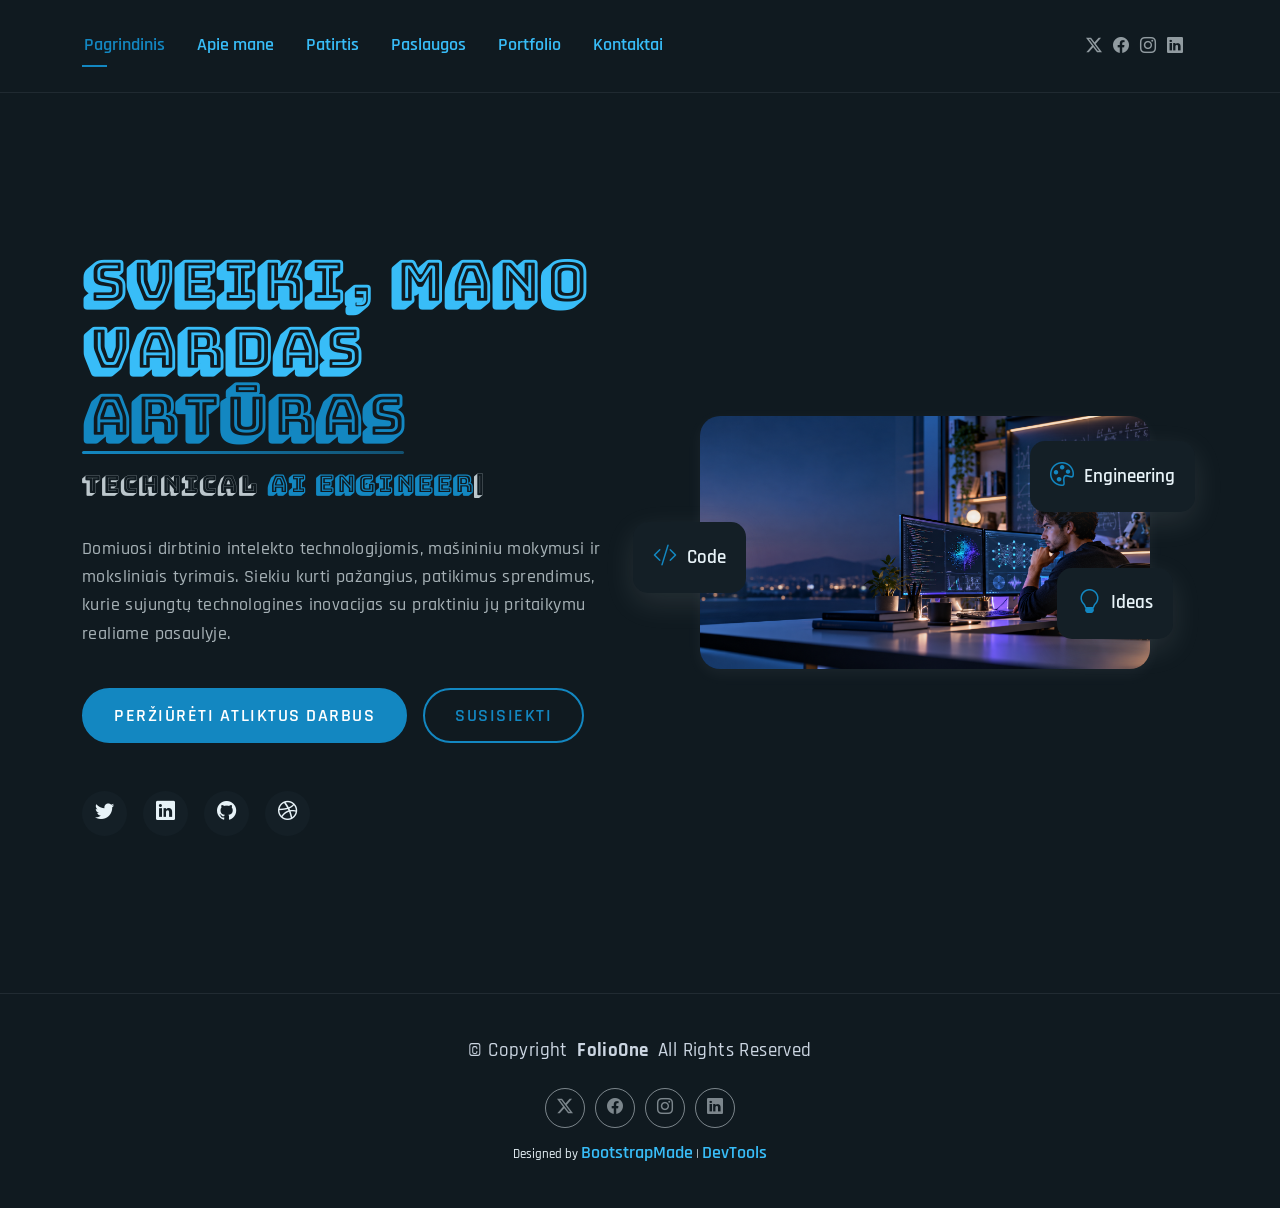
<file: index.html>
<!DOCTYPE html>
<html lang="lt">

<head>
  <meta charset="UTF-8">
  <meta content="width=device-width, initial-scale=1.0" name="viewport">
  <title>Mano CV</title>
  <meta name="keywords" content="">
  <meta name="author" content="Artūras">
  <meta name="description" content="Artūras CV puslapis">

  <!-- Favicons -->
  <link href="/assets/img/new_favicon.png" rel="icon">

  <!-- Fonts -->
  <link href="https://fonts.googleapis.com" rel="preconnect">
  <link href="https://fonts.gstatic.com" rel="preconnect" crossorigin>
  <link href="https://fonts.googleapis.com/css2?family=Roboto:ital,wght@0,100;0,300;0,400;0,500;0,700;0,900;1,100;1,300;1,400;1,500;1,700;1,900&family=Poppins:ital,wght@0,100;0,200;0,300;0,400;0,500;0,600;0,700;0,800;0,900;1,100;1,200;1,300;1,400;1,500;1,600;1,700;1,800;1,900&family=Raleway:ital,wght@0,100;0,200;0,300;0,400;0,500;0,600;0,700;0,800;0,900;1,100;1,200;1,300;1,400;1,500;1,600;1,700;1,800;1,900&display=swap" rel="stylesheet">

  <!-- Vendor CSS Files -->
  <link href="assets/vendor/bootstrap/css/bootstrap.min.css" rel="stylesheet">
  <link href="assets/vendor/bootstrap-icons/bootstrap-icons.css" rel="stylesheet">
  <link href="assets/vendor/aos/aos.css" rel="stylesheet">
  <link href="assets/vendor/swiper/swiper-bundle.min.css" rel="stylesheet">
  <link href="assets/vendor/glightbox/css/glightbox.min.css" rel="stylesheet">

  <!-- Main CSS File -->
  <link href="assets/css/main.css" rel="stylesheet">
  <link href="/assets/css/custom.css" rel="stylesheet">
  <!-- =======================================================
  * Template Name: FolioOne
  * Template URL: https://bootstrapmade.com/folioone-bootstrap-portfolio-website-template/
  * Updated: Aug 23 2025 with Bootstrap v5.3.7
  * Author: BootstrapMade.com
  * License: https://bootstrapmade.com/license/
  ======================================================== -->
</head>

<body class="index-page">

  <header id="header" class="header d-flex align-items-center light-background sticky-top">
    <div class="container position-relative d-flex align-items-center justify-content-between">

      <!-- <a href="index.html" class="logo d-flex align-items-center me-auto me-xl-0">
      <img src="assets/img/logo.webp" alt="">
      <h1 class="sitename">FolioOne</h1> 
    </a> -->

      <nav id="navmenu" class="navmenu">
        <ul>
          <li><a href="index.html" class="active">Pagrindinis</a></li>
          <li><a href="about.html">Apie mane</a></li>
          <li><a href="resume.html">Patirtis</a></li>
          <li><a href="services.html">Paslaugos</a></li>
          <li><a href="portfolio.html">Portfolio</a></li>
          <li><a href="contact.html">Kontaktai</a></li>
        </ul>
        <i class="mobile-nav-toggle d-xl-none bi bi-list"></i>
      </nav>

      <div class="header-social-links">
        <a href="#" class="twitter"><i class="bi bi-twitter-x"></i></a>
        <a href="#" class="facebook"><i class="bi bi-facebook"></i></a>
        <a href="#" class="instagram"><i class="bi bi-instagram"></i></a>
        <a href="#" class="linkedin"><i class="bi bi-linkedin"></i></a>
      </div>

    </div>
  </header>

  <main class="main">

    <!-- Hero Section -->
    <section id="hero" class="hero section">

      <div class="container" data-aos="fade-up" data-aos-delay="100">

        <div class="row gy-4 align-items-center">
          <div class="col-lg-6 order-2 order-lg-1">
            <div class="hero-content">
              <h1 data-aos="fade-up" data-aos-delay="200">Sveiki, mano vardas <span class="highlight">Artūras</span></h1>
              <h2 data-aos="fade-up" data-aos-delay="300">Technical <span class="typed" data-typed-items="AI Engineer, Researcher"></span></h2>
              <p data-aos="fade-up" data-aos-delay="400">Domiuosi dirbtinio intelekto technologijomis, mašininiu mokymusi ir moksliniais tyrimais. Siekiu kurti pažangius, patikimus sprendimus, kurie sujungtų technologines inovacijas su praktiniu jų pritaikymu realiame pasaulyje.</p>
              <div class="hero-actions" data-aos="fade-up" data-aos-delay="500">
                <a href="portfolio.html" class="btn btn-primary">Peržiūrėti atliktus darbus</a>
                <a href="contact.html" class="btn btn-outline">Susisiekti</a>
              </div>
              <div class="social-links" data-aos="fade-up" data-aos-delay="600">
                <a href="#"><i class="bi bi-twitter"></i></a>
                <a href="#"><i class="bi bi-linkedin"></i></a>
                <a href="#"><i class="bi bi-github"></i></a>
                <a href="#"><i class="bi bi-dribbble"></i></a>
              </div>
            </div>
          </div>
          <div class="col-lg-6 order-1 order-lg-2">
            <div class="hero-image" data-aos="zoom-in" data-aos-delay="300">
              <div class="image-wrapper">
                <img src="assets/img/profile/a127290f-d6c8-45a0-8082-aaf39cd51b80.png" alt="Sarah Mitchell" class="img-fluid">
                <div class="floating-elements">
                  <div class="floating-card design" data-aos="fade-left" data-aos-delay="700">
                    <i class="bi bi-palette"></i>
                    <span>Engineering</span>
                  </div>
                  <div class="floating-card code" data-aos="fade-right" data-aos-delay="800">
                    <i class="bi bi-code-slash"></i>
                    <span>Code</span>
                  </div>
                  <div class="floating-card creativity" data-aos="fade-up" data-aos-delay="900">
                    <i class="bi bi-lightbulb"></i>
                    <span>Ideas</span>
                  </div>
                </div>
              </div>
            </div>
          </div>
        </div>

      </div>

    </section><!-- /Hero Section -->

  </main>

  <footer id="footer" class="footer">

    <div class="container">
      <div class="copyright text-center ">
        <p>© <span>Copyright</span> <strong class="px-1 sitename">FolioOne</strong> <span>All Rights Reserved<br></span></p>
      </div>
      <div class="social-links d-flex justify-content-center">
        <a href=""><i class="bi bi-twitter-x"></i></a>
        <a href=""><i class="bi bi-facebook"></i></a>
        <a href=""><i class="bi bi-instagram"></i></a>
        <a href=""><i class="bi bi-linkedin"></i></a>
      </div>
      <div class="credits">
        <!-- All the links in the footer should remain intact. -->
        <!-- You can delete the links only if you've purchased the pro version. -->
        <!-- Licensing information: https://bootstrapmade.com/license/ -->
        <!-- Purchase the pro version with working PHP/AJAX contact form: [buy-url] -->
        Designed by <a href="https://bootstrapmade.com/">BootstrapMade</a> | <a href="https://bootstrapmade.com/tools/">DevTools</a>
      </div>
    </div>

  </footer>

  <!-- Scroll Top -->
  <a href="#" id="scroll-top" class="scroll-top d-flex align-items-center justify-content-center"><i class="bi bi-arrow-up-short"></i></a>

  <!-- Preloader -->
  <div id="preloader"></div>

  <!-- Vendor JS Files -->
  <script src="assets/vendor/bootstrap/js/bootstrap.bundle.min.js"></script>
  <script src="assets/vendor/php-email-form/validate.js"></script>
  <script src="assets/vendor/aos/aos.js"></script>
  <script src="assets/vendor/typed.js/typed.umd.js"></script>
  <script src="assets/vendor/waypoints/noframework.waypoints.js"></script>
  <script src="assets/vendor/purecounter/purecounter_vanilla.js"></script>
  <script src="assets/vendor/swiper/swiper-bundle.min.js"></script>
  <script src="assets/vendor/imagesloaded/imagesloaded.pkgd.min.js"></script>
  <script src="assets/vendor/isotope-layout/isotope.pkgd.min.js"></script>
  <script src="assets/vendor/glightbox/js/glightbox.min.js"></script>

  <!-- Main JS File -->
  <script src="assets/js/main.js"></script>

</body>

</html>
</file>
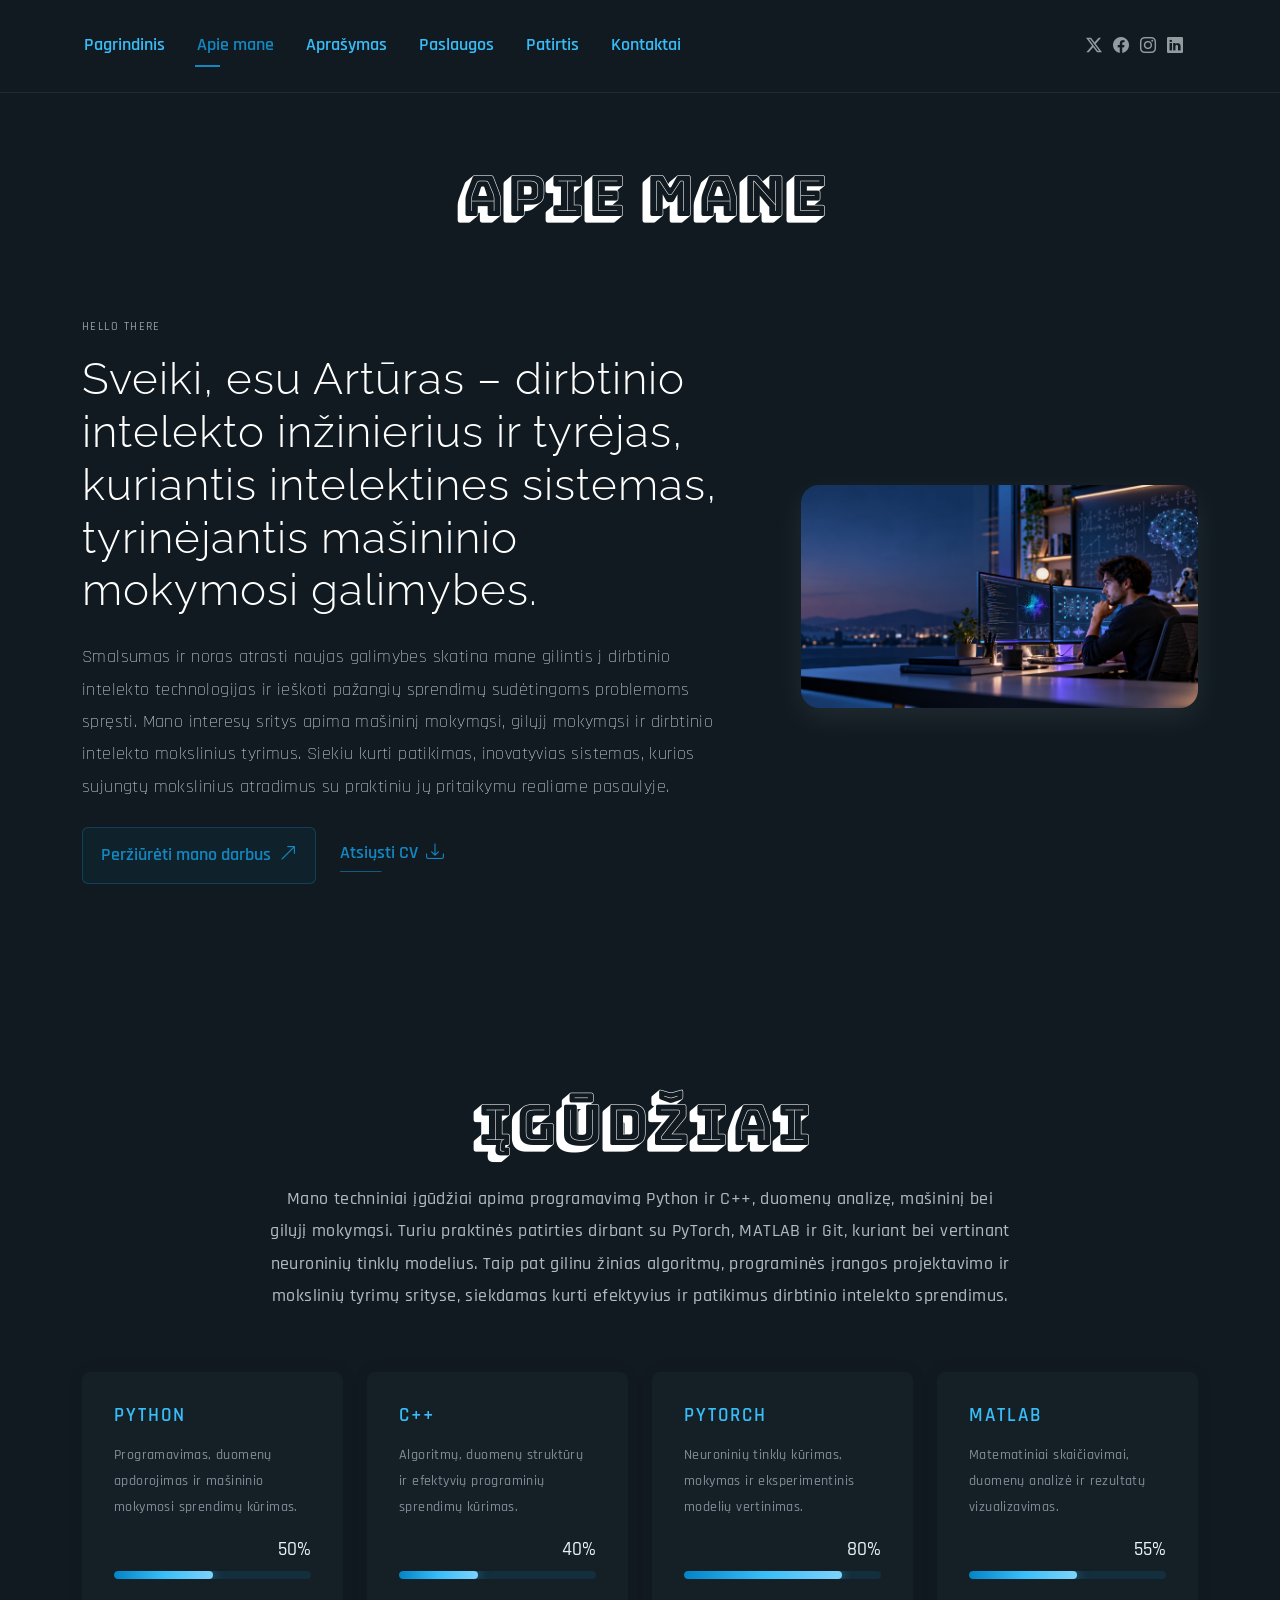
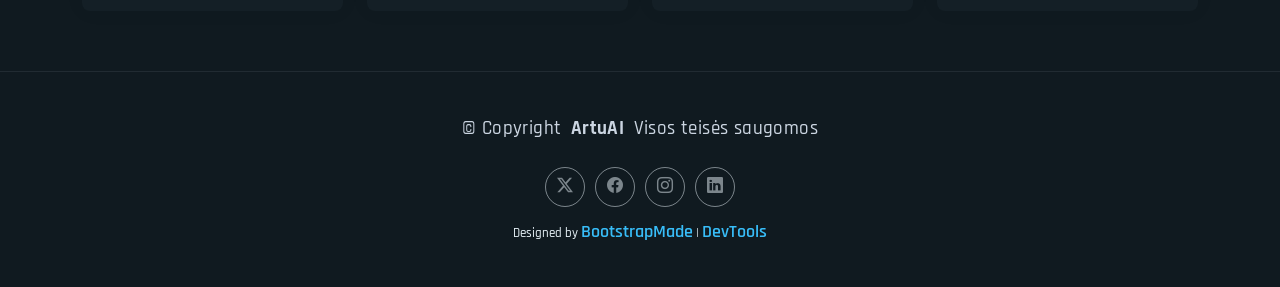
<file: about.html>
<!DOCTYPE html>
<html lang="en">

<head>
  <meta charset="utf-8">
  <meta content="width=device-width, initial-scale=1.0" name="viewport">
  <title>Apie mane - FolioOne Bootstrap Template</title>
  <meta name="description" content="">
  <meta name="keywords" content="">

  <!-- Favicons -->
  <link href="assets/img/favicon.png" rel="icon">
  <link href="assets/img/apple-touch-icon.png" rel="apple-touch-icon">

  <!-- Fonts -->
  <link href="https://fonts.googleapis.com" rel="preconnect">
  <link href="https://fonts.gstatic.com" rel="preconnect" crossorigin>
  <link href="https://fonts.googleapis.com/css2?family=Roboto:ital,wght@0,100;0,300;0,400;0,500;0,700;0,900;1,100;1,300;1,400;1,500;1,700;1,900&family=Poppins:ital,wght@0,100;0,200;0,300;0,400;0,500;0,600;0,700;0,800;0,900;1,100;1,200;1,300;1,400;1,500;1,600;1,700;1,800;1,900&family=Raleway:ital,wght@0,100;0,200;0,300;0,400;0,500;0,600;0,700;0,800;0,900;1,100;1,200;1,300;1,400;1,500;1,600;1,700;1,800;1,900&display=swap" rel="stylesheet">

  <!-- Vendor CSS Files -->
  <link href="assets/vendor/bootstrap/css/bootstrap.min.css" rel="stylesheet">
  <link href="assets/vendor/bootstrap-icons/bootstrap-icons.css" rel="stylesheet">
  <link href="assets/vendor/aos/aos.css" rel="stylesheet">
  <link href="assets/vendor/swiper/swiper-bundle.min.css" rel="stylesheet">
  <link href="assets/vendor/glightbox/css/glightbox.min.css" rel="stylesheet">

  <!-- Main CSS File -->
  <link href="assets/css/main.css" rel="stylesheet">
  <link href="/assets/css/custom.css" rel="stylesheet">

  <!-- =======================================================
  * Template Name: FolioOne
  * Template URL: https://bootstrapmade.com/folioone-bootstrap-portfolio-website-template/
  * Updated: Aug 23 2025 with Bootstrap v5.3.7
  * Author: BootstrapMade.com
  * License: https://bootstrapmade.com/license/
  ======================================================== -->
</head>

<body class="about-page">

  <header id="header" class="header d-flex align-items-center light-background sticky-top">
    <div class="container position-relative d-flex align-items-center justify-content-between">

      <!-- <a href="index.html" class="logo d-flex align-items-center me-auto me-xl-0">
      <img src="assets/img/logo.webp" alt="">
      <h1 class="sitename">FolioOne</h1> 
    </a> -->

      <nav id="navmenu" class="navmenu">
        <ul>
          <li><a href="index.html">Pagrindinis</a></li>
          <li><a href="about.html" class="active">Apie mane</a></li>
          <li><a href="resume.html">Aprašymas</a></li>
          <li><a href="services.html">Paslaugos</a></li>
          <li><a href="portfolio.html">Patirtis</a></li>
          <li><a href="contact.html">Kontaktai</a></li>
        </ul>
        <i class="mobile-nav-toggle d-xl-none bi bi-list"></i>
      </nav>

      <div class="header-social-links">
        <a href="#" class="twitter"><i class="bi bi-twitter-x"></i></a>
        <a href="#" class="facebook"><i class="bi bi-facebook"></i></a>
        <a href="#" class="instagram"><i class="bi bi-instagram"></i></a>
        <a href="#" class="linkedin"><i class="bi bi-linkedin"></i></a>
      </div>

    </div>
  </header>

  <main class="main">

    <!-- About Section -->
    <section id="about" class="about section">

      <!-- Section Title -->
      <div class="container section-title" data-aos="fade-up">
        <h2>Apie mane</h2>
      </div><!-- End Section Title -->

      <div class="container" data-aos="fade-up" data-aos-delay="100">

        <!-- Intro + Photo -->
        <div class="row align-items-center justify-content-between gy-5 mb-5">
          <div class="col-lg-7" data-aos="fade-right" data-aos-delay="150">
            <div class="intro-content">
              <span class="eyebrow">Hello there</span>
              <h2 class="headline">Sveiki, esu Artūras – dirbtinio intelekto inžinierius ir tyrėjas, kuriantis intelektines sistemas, tyrinėjantis mašininio mokymosi galimybes.</h2>
              <p class="lead">
                Smalsumas ir noras atrasti naujas galimybes skatina mane gilintis į dirbtinio intelekto technologijas ir ieškoti pažangių sprendimų sudėtingoms problemoms spręsti. Mano interesų sritys apima mašininį mokymąsi, gilųjį mokymąsi ir dirbtinio intelekto mokslinius tyrimus. Siekiu kurti patikimas, inovatyvias sistemas, kurios sujungtų mokslinius atradimus su praktiniu jų pritaikymu realiame pasaulyje.
              </p>
              <p>
              </p>

              <div class="cta-group">
                <a href="#portfolio" class="btn-ghost">
                  Peržiūrėti mano darbus <i class="bi bi-arrow-up-right"></i>
                </a>
                <a href="#" class="link-underline">
                  Atsiųsti CV <i class="bi bi-download"></i>
                </a>
              </div>
            </div>
          </div>

          <div class="col-lg-5" data-aos="zoom-in" data-aos-delay="250">
            <figure class="profile-figure text-center text-lg-end">
              <img src="/assets/img/profile/a127290f-d6c8-45a0-8082-aaf39cd51b80.png" alt="Portrait of Artūras" class="img-fluid profile-photo">
            </figure>
          </div>
        </div>
        <!-- End Intro + Photo -->
      </div>
    </section><!-- /About Section -->

    <!-- Skills Section -->
    <section id="skills" class="skills section">

      <!-- Section Title -->
      <div class="container section-title" data-aos="fade-up">
        <h2>Įgūdžiai</h2>
        <p>Mano techniniai įgūdžiai apima programavimą Python ir C++, duomenų analizę, mašininį bei gilųjį mokymąsi. Turiu praktinės patirties dirbant su PyTorch, MATLAB ir Git, kuriant bei vertinant neuroninių tinklų modelius. Taip pat gilinu žinias algoritmų, programinės įrangos projektavimo ir mokslinių tyrimų srityse, siekdamas kurti efektyvius ir patikimus dirbtinio intelekto sprendimus.</p>
      </div><!-- End Section Title -->

      <div class="container" data-aos="fade-up" data-aos-delay="100">

        <div class="row g-4 skills-animation">

          <div class="col-md-6 col-lg-3" data-aos="fade-up" data-aos-delay="100">
            <div class="skill-box">
              <h3>Python</h3>
              <p>Programavimas, duomenų apdorojimas ir mašininio mokymosi sprendimų kūrimas.</p>
              <span class="text-end d-block">50%</span>
              <div class="progress">
                <div class="progress-bar" role="progressbar" aria-valuenow="50" aria-valuemin="0" aria-valuemax="100"></div>
              </div>
            </div>
          </div>

          <div class="col-md-6 col-lg-3" data-aos="fade-up" data-aos-delay="200">
            <div class="skill-box">
              <h3>C++</h3>
              <p>Algoritmų, duomenų struktūrų ir efektyvių programinių sprendimų kūrimas.</p>
              <span class="text-end d-block">40%</span>
              <div class="progress">
                <div class="progress-bar" role="progressbar" aria-valuenow="40" aria-valuemin="0" aria-valuemax="100"></div>
              </div>
            </div>
          </div>

          <div class="col-md-6 col-lg-3" data-aos="fade-up" data-aos-delay="300">
            <div class="skill-box">
              <h3>PyTorch</h3>
              <p>Neuroninių tinklų kūrimas, mokymas ir eksperimentinis modelių vertinimas.</p>
              <span class="text-end d-block">80%</span>
              <div class="progress">
                <div class="progress-bar" role="progressbar" aria-valuenow="80" aria-valuemin="0" aria-valuemax="100"></div>
              </div>
            </div>
          </div>

          <div class="col-md-6 col-lg-3" data-aos="fade-up" data-aos-delay="400">
            <div class="skill-box">
              <h3>MATLAB</h3>
              <p>Matematiniai skaičiavimai, duomenų analizė ir rezultatų vizualizavimas.</p>
              <span class="text-end d-block">55%</span>
              <div class="progress">
                <div class="progress-bar" role="progressbar" aria-valuenow="55" aria-valuemin="0" aria-valuemax="100">
                </div>
              </div>
            </div>
          </div>

        </div>

      </div>

    </section><!-- /Skills Section -->
  </main>

  <footer id="footer" class="footer">

    <div class="container">
      <div class="copyright text-center ">
        <p>© <span>Copyright</span> <strong class="px-1 sitename">ArtuAI</strong> <span>Visos teisės saugomos<br></span></p>
      </div>
      <div class="social-links d-flex justify-content-center">
        <a href=""><i class="bi bi-twitter-x"></i></a>
        <a href=""><i class="bi bi-facebook"></i></a>
        <a href=""><i class="bi bi-instagram"></i></a>
        <a href=""><i class="bi bi-linkedin"></i></a>
      </div>
      <div class="credits">
        <!-- All the links in the footer should remain intact. -->
        <!-- You can delete the links only if you've purchased the pro version. -->
        <!-- Licensing information: https://bootstrapmade.com/license/ -->
        <!-- Purchase the pro version with working PHP/AJAX contact form: [buy-url] -->
        Designed by <a href="https://bootstrapmade.com/">BootstrapMade</a> | <a href="https://bootstrapmade.com/tools/">DevTools</a>
      </div>
    </div>

  </footer>

  <!-- Scroll Top -->
  <a href="#" id="scroll-top" class="scroll-top d-flex align-items-center justify-content-center"><i class="bi bi-arrow-up-short"></i></a>

  <!-- Preloader -->
  <div id="preloader"></div>

  <!-- Vendor JS Files -->
  <script src="assets/vendor/bootstrap/js/bootstrap.bundle.min.js"></script>
  <script src="assets/vendor/php-email-form/validate.js"></script>
  <script src="assets/vendor/aos/aos.js"></script>
  <script src="assets/vendor/typed.js/typed.umd.js"></script>
  <script src="assets/vendor/waypoints/noframework.waypoints.js"></script>
  <script src="assets/vendor/purecounter/purecounter_vanilla.js"></script>
  <script src="assets/vendor/swiper/swiper-bundle.min.js"></script>
  <script src="assets/vendor/imagesloaded/imagesloaded.pkgd.min.js"></script>
  <script src="assets/vendor/isotope-layout/isotope.pkgd.min.js"></script>
  <script src="assets/vendor/glightbox/js/glightbox.min.js"></script>

  <!-- Main JS File -->
  <script src="assets/js/main.js"></script>

</body>

</html>
</file>
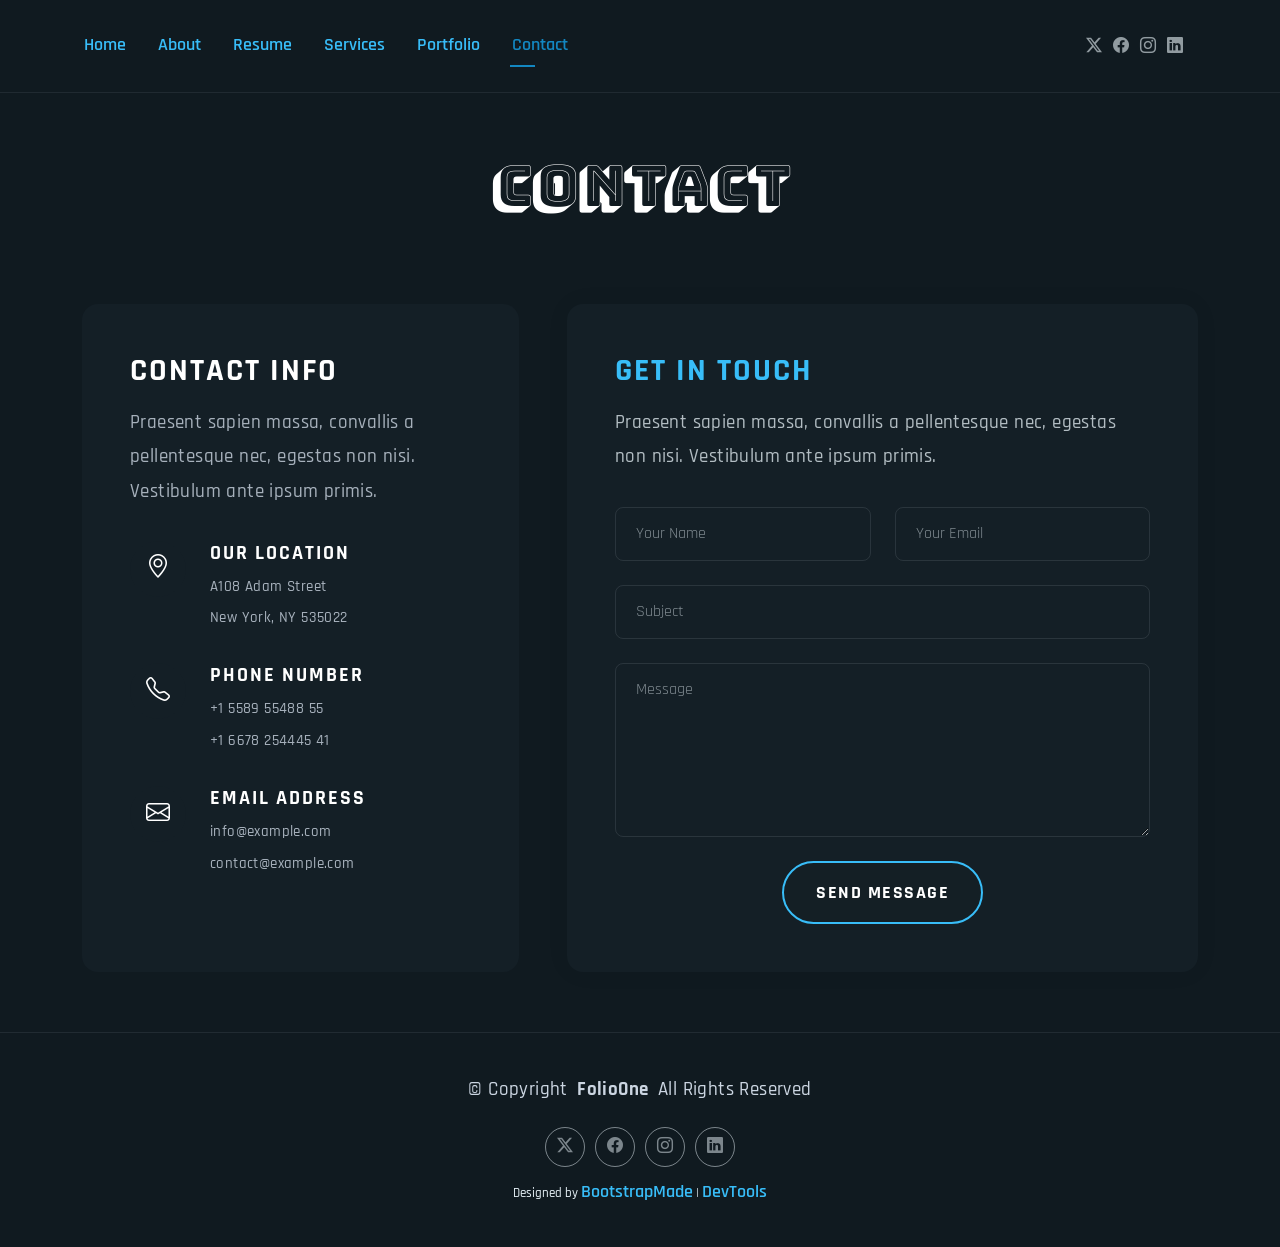
<file: contact.html>
<!DOCTYPE html>
<html lang="en">

<head>
  <meta charset="utf-8">
  <meta content="width=device-width, initial-scale=1.0" name="viewport">
  <title>Contact - FolioOne Bootstrap Template</title>
  <meta name="description" content="">
  <meta name="keywords" content="">

  <!-- Favicons -->
  <link href="assets/img/favicon.png" rel="icon">
  <link href="assets/img/apple-touch-icon.png" rel="apple-touch-icon">

  <!-- Fonts -->
  <link href="https://fonts.googleapis.com" rel="preconnect">
  <link href="https://fonts.gstatic.com" rel="preconnect" crossorigin>
  <link href="https://fonts.googleapis.com/css2?family=Roboto:ital,wght@0,100;0,300;0,400;0,500;0,700;0,900;1,100;1,300;1,400;1,500;1,700;1,900&family=Poppins:ital,wght@0,100;0,200;0,300;0,400;0,500;0,600;0,700;0,800;0,900;1,100;1,200;1,300;1,400;1,500;1,600;1,700;1,800;1,900&family=Raleway:ital,wght@0,100;0,200;0,300;0,400;0,500;0,600;0,700;0,800;0,900;1,100;1,200;1,300;1,400;1,500;1,600;1,700;1,800;1,900&display=swap" rel="stylesheet">

  <!-- Vendor CSS Files -->
  <link href="assets/vendor/bootstrap/css/bootstrap.min.css" rel="stylesheet">
  <link href="assets/vendor/bootstrap-icons/bootstrap-icons.css" rel="stylesheet">
  <link href="assets/vendor/aos/aos.css" rel="stylesheet">
  <link href="assets/vendor/swiper/swiper-bundle.min.css" rel="stylesheet">
  <link href="assets/vendor/glightbox/css/glightbox.min.css" rel="stylesheet">

  <!-- Main CSS File -->
  <link href="assets/css/main.css" rel="stylesheet">
  <link href="/assets/css/custom.css" rel="stylesheet">

  <!-- =======================================================
  * Template Name: FolioOne
  * Template URL: https://bootstrapmade.com/folioone-bootstrap-portfolio-website-template/
  * Updated: Aug 23 2025 with Bootstrap v5.3.7
  * Author: BootstrapMade.com
  * License: https://bootstrapmade.com/license/
  ======================================================== -->
</head>

<body class="contact-page">

  <header id="header" class="header d-flex align-items-center light-background sticky-top">
    <div class="container position-relative d-flex align-items-center justify-content-between">

      <!-- <a href="index.html" class="logo d-flex align-items-center me-auto me-xl-0">
      <img src="assets/img/logo.webp" alt="">
      <h1 class="sitename">FolioOne</h1> 
    </a> -->

      <nav id="navmenu" class="navmenu">
        <ul>
          <li><a href="index.html">Home</a></li>
          <li><a href="about.html">About</a></li>
          <li><a href="resume.html">Resume</a></li>
          <li><a href="services.html">Services</a></li>
          <li><a href="portfolio.html">Portfolio</a></li>
          <li><a href="contact.html" class="active">Contact</a></li>
        </ul>
        <i class="mobile-nav-toggle d-xl-none bi bi-list"></i>
      </nav>

      <div class="header-social-links">
        <a href="#" class="twitter"><i class="bi bi-twitter-x"></i></a>
        <a href="#" class="facebook"><i class="bi bi-facebook"></i></a>
        <a href="#" class="instagram"><i class="bi bi-instagram"></i></a>
        <a href="#" class="linkedin"><i class="bi bi-linkedin"></i></a>
      </div>

    </div>
  </header>

  <main class="main">

    <!-- Contact Section -->
    <section id="contact" class="contact section">

      <!-- Section Title -->
      <div class="container section-title" data-aos="fade-up">
        <h2>Contact</h2>
      </div><!-- End Section Title -->

      <div class="container" data-aos="fade-up" data-aos-delay="100">

        <div class="row g-4 g-lg-5">
          <div class="col-lg-5">
            <div class="info-box" data-aos="fade-up" data-aos-delay="200">
              <h3>Contact Info</h3>
              <p>Praesent sapien massa, convallis a pellentesque nec, egestas non nisi. Vestibulum ante ipsum primis.</p>

              <div class="info-item" data-aos="fade-up" data-aos-delay="300">
                <div class="icon-box">
                  <i class="bi bi-geo-alt"></i>
                </div>
                <div class="content">
                  <h4>Our Location</h4>
                  <p>A108 Adam Street</p>
                  <p>New York, NY 535022</p>
                </div>
              </div>

              <div class="info-item" data-aos="fade-up" data-aos-delay="400">
                <div class="icon-box">
                  <i class="bi bi-telephone"></i>
                </div>
                <div class="content">
                  <h4>Phone Number</h4>
                  <p>+1 5589 55488 55</p>
                  <p>+1 6678 254445 41</p>
                </div>
              </div>

              <div class="info-item" data-aos="fade-up" data-aos-delay="500">
                <div class="icon-box">
                  <i class="bi bi-envelope"></i>
                </div>
                <div class="content">
                  <h4>Email Address</h4>
                  <p>info@example.com</p>
                  <p>contact@example.com</p>
                </div>
              </div>
            </div>
          </div>

          <div class="col-lg-7">
            <div class="contact-form" data-aos="fade-up" data-aos-delay="300">
              <h3>Get In Touch</h3>
              <p>Praesent sapien massa, convallis a pellentesque nec, egestas non nisi. Vestibulum ante ipsum primis.</p>

              <form action="forms/contact.php" method="post" class="php-email-form" data-aos="fade-up" data-aos-delay="200">
                <div class="row gy-4">

                  <div class="col-md-6">
                    <input type="text" name="name" class="form-control" placeholder="Your Name" required="">
                  </div>

                  <div class="col-md-6 ">
                    <input type="email" class="form-control" name="email" placeholder="Your Email" required="">
                  </div>

                  <div class="col-12">
                    <input type="text" class="form-control" name="subject" placeholder="Subject" required="">
                  </div>

                  <div class="col-12">
                    <textarea class="form-control" name="message" rows="6" placeholder="Message" required=""></textarea>
                  </div>

                  <div class="col-12 text-center">
                    <div class="loading">Loading</div>
                    <div class="error-message"></div>
                    <div class="sent-message">Your message has been sent. Thank you!</div>

                    <button type="submit" class="btn">Send Message</button>
                  </div>

                </div>
              </form>

            </div>
          </div>

        </div>

      </div>

    </section><!-- /Contact Section -->

  </main>

  <footer id="footer" class="footer">

    <div class="container">
      <div class="copyright text-center ">
        <p>© <span>Copyright</span> <strong class="px-1 sitename">FolioOne</strong> <span>All Rights Reserved<br></span></p>
      </div>
      <div class="social-links d-flex justify-content-center">
        <a href=""><i class="bi bi-twitter-x"></i></a>
        <a href=""><i class="bi bi-facebook"></i></a>
        <a href=""><i class="bi bi-instagram"></i></a>
        <a href=""><i class="bi bi-linkedin"></i></a>
      </div>
      <div class="credits">
        <!-- All the links in the footer should remain intact. -->
        <!-- You can delete the links only if you've purchased the pro version. -->
        <!-- Licensing information: https://bootstrapmade.com/license/ -->
        <!-- Purchase the pro version with working PHP/AJAX contact form: [buy-url] -->
        Designed by <a href="https://bootstrapmade.com/">BootstrapMade</a> | <a href="https://bootstrapmade.com/tools/">DevTools</a>
      </div>
    </div>

  </footer>

  <!-- Scroll Top -->
  <a href="#" id="scroll-top" class="scroll-top d-flex align-items-center justify-content-center"><i class="bi bi-arrow-up-short"></i></a>

  <!-- Preloader -->
  <div id="preloader"></div>

  <!-- Vendor JS Files -->
  <script src="assets/vendor/bootstrap/js/bootstrap.bundle.min.js"></script>
  <script src="assets/vendor/php-email-form/validate.js"></script>
  <script src="assets/vendor/aos/aos.js"></script>
  <script src="assets/vendor/typed.js/typed.umd.js"></script>
  <script src="assets/vendor/waypoints/noframework.waypoints.js"></script>
  <script src="assets/vendor/purecounter/purecounter_vanilla.js"></script>
  <script src="assets/vendor/swiper/swiper-bundle.min.js"></script>
  <script src="assets/vendor/imagesloaded/imagesloaded.pkgd.min.js"></script>
  <script src="assets/vendor/isotope-layout/isotope.pkgd.min.js"></script>
  <script src="assets/vendor/glightbox/js/glightbox.min.js"></script>

  <!-- Main JS File -->
  <script src="assets/js/main.js"></script>

</body>

</html>
</file>
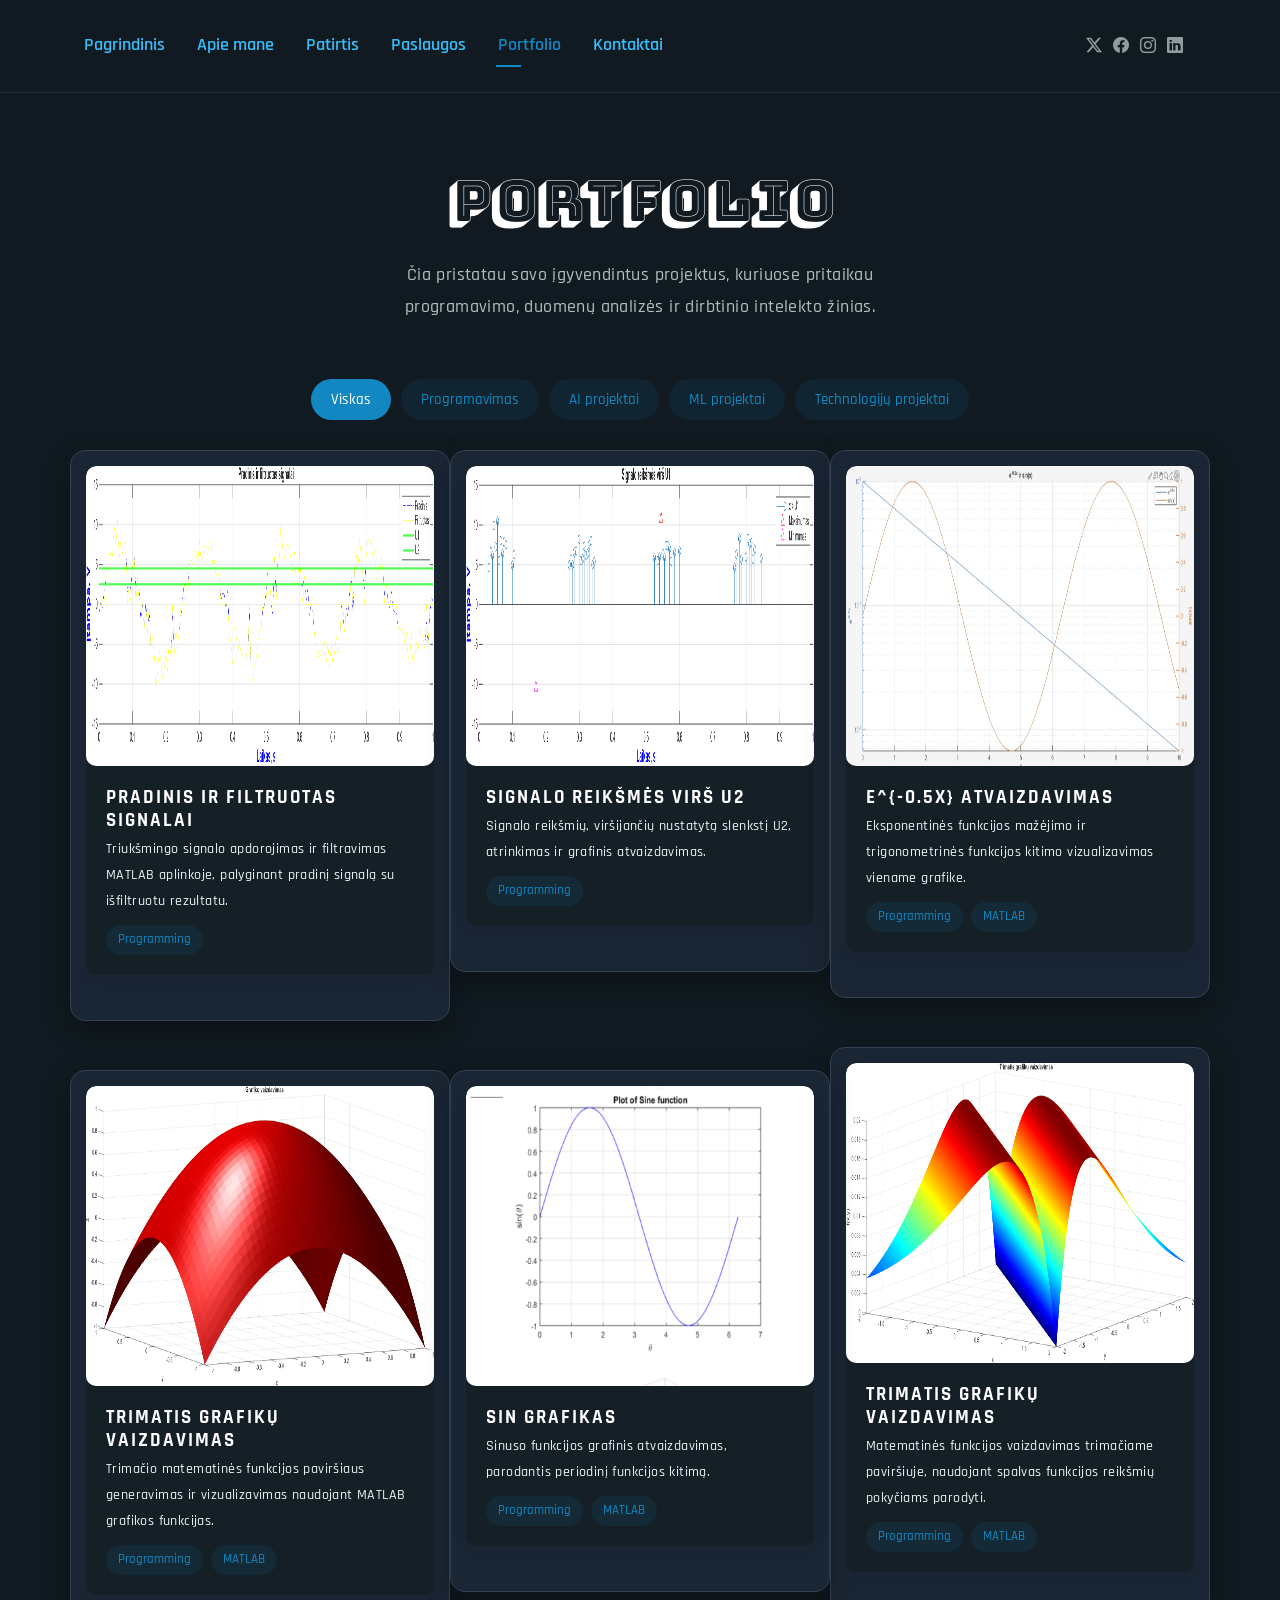
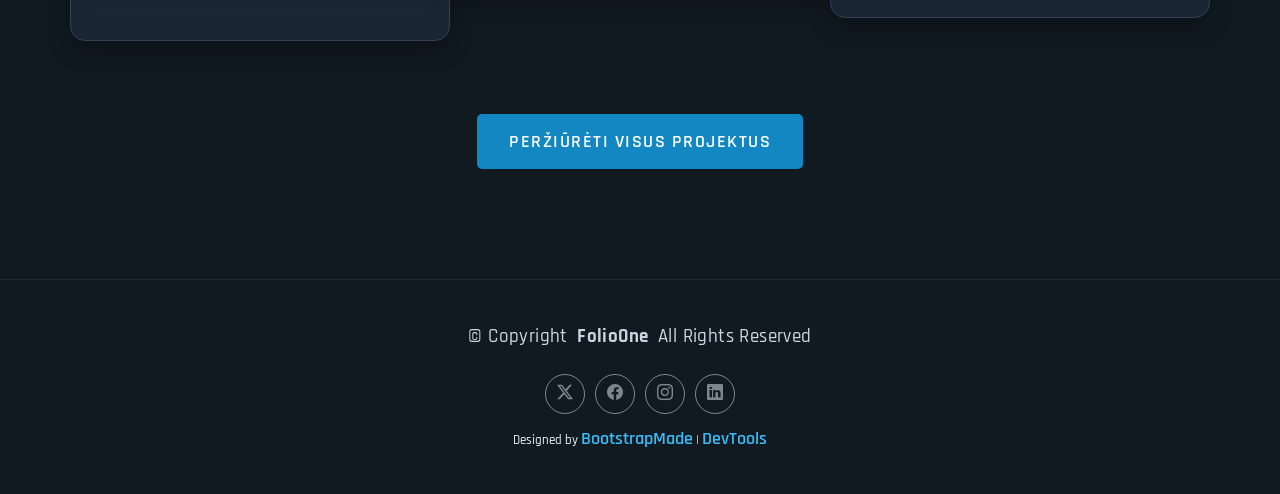
<file: portfolio.html>
<!DOCTYPE html>
<html lang="en">

<head>
  <meta charset="utf-8">
  <meta content="width=device-width, initial-scale=1.0" name="viewport">
  <title>Portfolio - FolioOne Bootstrap Template</title>
  <meta name="description" content="">
  <meta name="keywords" content="">

  <!-- Favicons -->
  <link href="assets/img/favicon.png" rel="icon">
  <link href="assets/img/apple-touch-icon.png" rel="apple-touch-icon">

  <!-- Fonts -->
  <link href="https://fonts.googleapis.com" rel="preconnect">
  <link href="https://fonts.gstatic.com" rel="preconnect" crossorigin>
  <link href="https://fonts.googleapis.com/css2?family=Roboto:ital,wght@0,100;0,300;0,400;0,500;0,700;0,900;1,100;1,300;1,400;1,500;1,700;1,900&family=Poppins:ital,wght@0,100;0,200;0,300;0,400;0,500;0,600;0,700;0,800;0,900;1,100;1,200;1,300;1,400;1,500;1,600;1,700;1,800;1,900&family=Raleway:ital,wght@0,100;0,200;0,300;0,400;0,500;0,600;0,700;0,800;0,900;1,100;1,200;1,300;1,400;1,500;1,600;1,700;1,800;1,900&display=swap" rel="stylesheet">

  <!-- Vendor CSS Files -->
  <link href="assets/vendor/bootstrap/css/bootstrap.min.css" rel="stylesheet">
  <link href="assets/vendor/bootstrap-icons/bootstrap-icons.css" rel="stylesheet">
  <link href="assets/vendor/aos/aos.css" rel="stylesheet">
  <link href="assets/vendor/swiper/swiper-bundle.min.css" rel="stylesheet">
  <link href="assets/vendor/glightbox/css/glightbox.min.css" rel="stylesheet">

  <!-- Main CSS File -->
  <link href="assets/css/main.css" rel="stylesheet">
  <link href="/assets/css/custom.css" rel="stylesheet">

  <!-- =======================================================
  * Template Name: FolioOne
  * Template URL: https://bootstrapmade.com/folioone-bootstrap-portfolio-website-template/
  * Updated: Aug 23 2025 with Bootstrap v5.3.7
  * Author: BootstrapMade.com
  * License: https://bootstrapmade.com/license/
  ======================================================== -->
</head>

<body class="portfolio-page">

  <header id="header" class="header d-flex align-items-center light-background sticky-top">
    <div class="container position-relative d-flex align-items-center justify-content-between">

      <!-- <a href="index.html" class="logo d-flex align-items-center me-auto me-xl-0">
      <img src="assets/img/logo.webp" alt="">
      <h1 class="sitename">FolioOne</h1> 
    </a> -->

      <nav id="navmenu" class="navmenu">
        <ul>
          <li><a href="index.html">Pagrindinis</a></li>
          <li><a href="about.html">Apie mane</a></li>
          <li><a href="resume.html">Patirtis</a></li>
          <li><a href="services.html">Paslaugos</a></li>
          <li><a href="portfolio.html" class="active">Portfolio</a></li>
          <li><a href="contact.html">Kontaktai</a></li>
        </ul>
        <i class="mobile-nav-toggle d-xl-none bi bi-list"></i>
      </nav>

      <div class="header-social-links">
        <a href="#" class="twitter"><i class="bi bi-twitter-x"></i></a>
        <a href="#" class="facebook"><i class="bi bi-facebook"></i></a>
        <a href="#" class="instagram"><i class="bi bi-instagram"></i></a>
        <a href="#" class="linkedin"><i class="bi bi-linkedin"></i></a>
      </div>

    </div>
  </header>

  <main class="main">

    <!-- Portfolio Section -->
    <section id="portfolio" class="portfolio section">

      <!-- Section Title -->
      <div class="container section-title" data-aos="fade-up">
        <h2>Portfolio</h2>
        <p>Čia pristatau savo įgyvendintus projektus, kuriuose pritaikau programavimo, duomenų analizės ir dirbtinio intelekto žinias.</p>
      </div><!-- End Section Title -->

      <div class="container" data-aos="fade-up" data-aos-delay="100">

        <div class="isotope-layout" data-default-filter="*" data-layout="masonry" data-sort="original-order">
          <ul class="portfolio-filters isotope-filters" data-aos="fade-up" data-aos-delay="200">
            <li data-filter="*" class="filter-active">Viskas</li>
            <li data-filter=".filter-programming">Programavimas</li>
            <li data-filter=".filter-ai_projects">AI projektai</li>
            <li data-filter=".filter-ml_projects">ML projektai</li>
            <li data-filter=".filter-technology">Technologijų projektai</li>
          </ul><!-- End Portfolio Filters -->

          <div class="row gy-4 isotope-container" data-aos="fade-up" data-aos-delay="300">
            <div class="col-lg-4 col-md-6 portfolio-item isotope-item filter-programming">
              <div class="portfolio-card">
                <div class="portfolio-img">
                  <img src="/assets/img/portfolio/matlab_project1.png" alt="Portfolio Item" class="img-fluid">
                  <div class="portfolio-overlay">
                    <a href="/assets/img/portfolio/matlab_project1.png" class="glightbox portfolio-lightbox"><i class="bi bi-plus"></i></a>
                    <a href="#" class="portfolio-details-link"><i class="bi bi-link"></i></a>
                  </div>
                </div>
                <div class="portfolio-info">
                  <h4>Pradinis ir filtruotas signalai</h4>
                  <p>Triukšmingo signalo apdorojimas ir filtravimas MATLAB aplinkoje, palyginant pradinį signalą su išfiltruotu rezultatu.</p>
                  <div class="portfolio-tags">
                    <span>Programming</span>
                  </div>
                </div>
              </div>
            </div>

            <div class="col-lg-4 col-md-6 portfolio-item isotope-item filter-programming">
              <div class="portfolio-card">
                <div class="portfolio-img">
                  <img src="/assets/img/portfolio/Portfolio_nr2.png" alt="Portfolio Item" class="img-fluid">
                  <div class="portfolio-overlay">
                    <a href="/assets/img/portfolio/Portfolio_nr2.png" class="glightbox portfolio-lightbox"><i class="bi bi-plus"></i></a>
                    <a href="#" class="portfolio-details-link"><i class="bi bi-link"></i></a>
                  </div>
                </div>
                <div class="portfolio-info">
                  <h4>Signalo reikšmės virš U2</h4>
                  <p>Signalo reikšmių, viršijančių nustatytą slenkstį U2, atrinkimas ir grafinis atvaizdavimas.</p>
                  <div class="portfolio-tags">
                    <span>Programming</span>
                  </div>
                </div>
              </div>
            </div>

            <div class="col-lg-4 col-md-6 portfolio-item isotope-item filter-programming">
              <div class="portfolio-card">
                <div class="portfolio-img">
                  <img src="/assets/img/portfolio/Portfolio_nr3.jpg" alt="Portfolio Item" class="img-fluid">
                  <div class="portfolio-overlay">
                    <a href="/assets/img/portfolio/Portfolio_nr3.jpg" class="glightbox portfolio-lightbox"><i class="bi bi-plus"></i></a>
                    <a href="#" class="portfolio-details-link"><i class="bi bi-link"></i></a>
                  </div>
                </div>
                <div class="portfolio-info">
                  <h4>e^{-0.5x} atvaizdavimas</h4>
                  <p>Eksponentinės funkcijos mažėjimo ir trigonometrinės funkcijos kitimo vizualizavimas viename grafike.</p>
                  <div class="portfolio-tags">
                    <span>Programming</span>
                    <span>MATLAB</span>
                  </div>
                </div>
              </div>
            </div>

            <div class="col-lg-4 col-md-6 portfolio-item isotope-item filter-programming">
              <div class="portfolio-card">
                <div class="portfolio-img">
                  <img src="/assets/img/portfolio/Portfolio_nr4.png" alt="Portfolio Item" class="img-fluid">
                  <div class="portfolio-overlay">
                    <a href="/assets/img/portfolio/Portfolio_nr4.png" class="glightbox portfolio-lightbox"><i class="bi bi-plus"></i></a>
                    <a href="#" class="portfolio-details-link"><i class="bi bi-link"></i></a>
                  </div>
                </div>
                <div class="portfolio-info">
                  <h4>Trimatis grafikų vaizdavimas</h4>
                  <p>Matematinės funkcijos vaizdavimas trimačiame paviršiuje, naudojant spalvas funkcijos reikšmių pokyčiams parodyti.</p>
                  <div class="portfolio-tags">
                    <span>Programming</span>
                    <span>MATLAB</span>
                  </div>
                </div>
              </div>
            </div>

            <div class="col-lg-4 col-md-6 portfolio-item isotope-item filter-programming">
              <div class="portfolio-card">
                <div class="portfolio-img">
                  <img src="/assets/img/portfolio/Portfolio_nr5.png" alt="Portfolio Item" class="img-fluid">
                  <div class="portfolio-overlay">
                    <a href="/assets/img/portfolio/Portfolio_nr5.png" class="glightbox portfolio-lightbox"><i class="bi bi-plus"></i></a>
                    <a href="#" class="portfolio-details-link"><i class="bi bi-link"></i></a>
                  </div>
                </div>
                <div class="portfolio-info">
                  <h4>Trimatis grafikų vaizdavimas</h4>
                  <p>Trimačio matematinės funkcijos paviršiaus generavimas ir vizualizavimas naudojant MATLAB grafikos funkcijas.</p>
                  <div class="portfolio-tags">
                    <span>Programming</span>
                    <span>MATLAB</span>
                  </div>
                </div>
              </div>
            </div>

            <div class="col-lg-4 col-md-6 portfolio-item isotope-item filter-programming">
              <div class="portfolio-card">
                <div class="portfolio-img">
                  <img src="/assets/img/portfolio/portfolio_nr6.png" alt="Portfolio Item" class="img-fluid">
                  <div class="portfolio-overlay">
                    <a href="/assets/img/portfolio/portfolio_nr6.png" class="glightbox portfolio-lightbox"><i class="bi bi-plus"></i></a>
                    <a href="#" class="portfolio-details-link"><i class="bi bi-link"></i></a>
                  </div>
                </div>
                <div class="portfolio-info">
                  <h4>SIN grafikas</h4>
                  <p>Sinuso funkcijos grafinis atvaizdavimas, parodantis periodinį funkcijos kitimą.</p>
                  <div class="portfolio-tags">
                    <span>Programming</span>
                    <span>MATLAB</span>
                  </div>
                </div>
              </div>
            </div>
          </div><!-- End Portfolio Items Container -->

        </div>

        <div class="text-center mt-5" data-aos="fade-up" data-aos-delay="400">
          <a href="#portfolio" class="btn btn-primary">Peržiūrėti visus projektus</a>
        </div>

      </div>

    </section><!-- /Portfolio Section -->

  </main>

  <footer id="footer" class="footer">

    <div class="container">
      <div class="copyright text-center ">
        <p>© <span>Copyright</span> <strong class="px-1 sitename">FolioOne</strong> <span>All Rights Reserved<br></span></p>
      </div>
      <div class="social-links d-flex justify-content-center">
        <a href=""><i class="bi bi-twitter-x"></i></a>
        <a href=""><i class="bi bi-facebook"></i></a>
        <a href=""><i class="bi bi-instagram"></i></a>
        <a href=""><i class="bi bi-linkedin"></i></a>
      </div>
      <div class="credits">
        <!-- All the links in the footer should remain intact. -->
        <!-- You can delete the links only if you've purchased the pro version. -->
        <!-- Licensing information: https://bootstrapmade.com/license/ -->
        <!-- Purchase the pro version with working PHP/AJAX contact form: [buy-url] -->
        Designed by <a href="https://bootstrapmade.com/">BootstrapMade</a> | <a href="https://bootstrapmade.com/tools/">DevTools</a>
      </div>
    </div>

  </footer>

  <!-- Scroll Top -->
  <a href="#" id="scroll-top" class="scroll-top d-flex align-items-center justify-content-center"><i class="bi bi-arrow-up-short"></i></a>

  <!-- Preloader -->
  <div id="preloader"></div>

  <!-- Vendor JS Files -->
  <script src="assets/vendor/bootstrap/js/bootstrap.bundle.min.js"></script>
  <script src="assets/vendor/php-email-form/validate.js"></script>
  <script src="assets/vendor/aos/aos.js"></script>
  <script src="assets/vendor/typed.js/typed.umd.js"></script>
  <script src="assets/vendor/waypoints/noframework.waypoints.js"></script>
  <script src="assets/vendor/purecounter/purecounter_vanilla.js"></script>
  <script src="assets/vendor/swiper/swiper-bundle.min.js"></script>
  <script src="assets/vendor/imagesloaded/imagesloaded.pkgd.min.js"></script>
  <script src="assets/vendor/isotope-layout/isotope.pkgd.min.js"></script>
  <script src="assets/vendor/glightbox/js/glightbox.min.js"></script>

  <!-- Main JS File -->
  <script src="assets/js/main.js"></script>

</body>

</html>
</file>
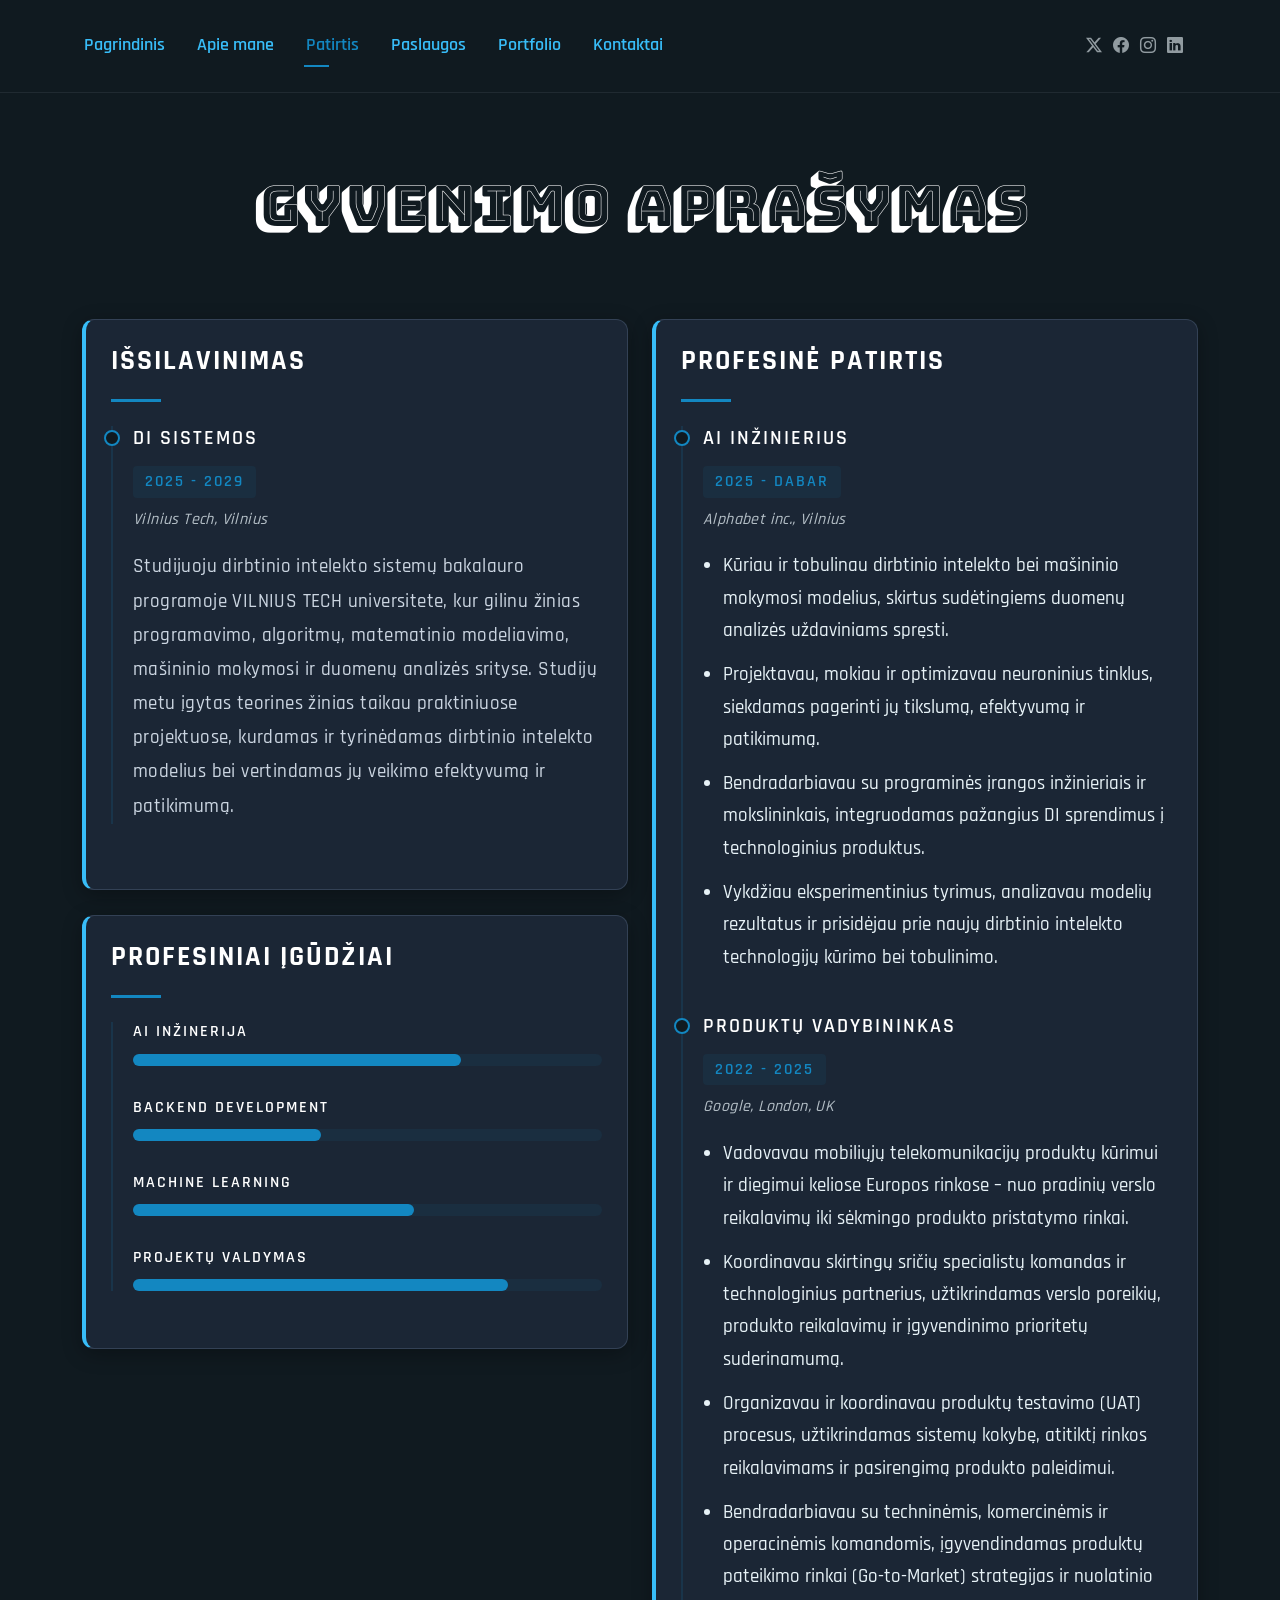
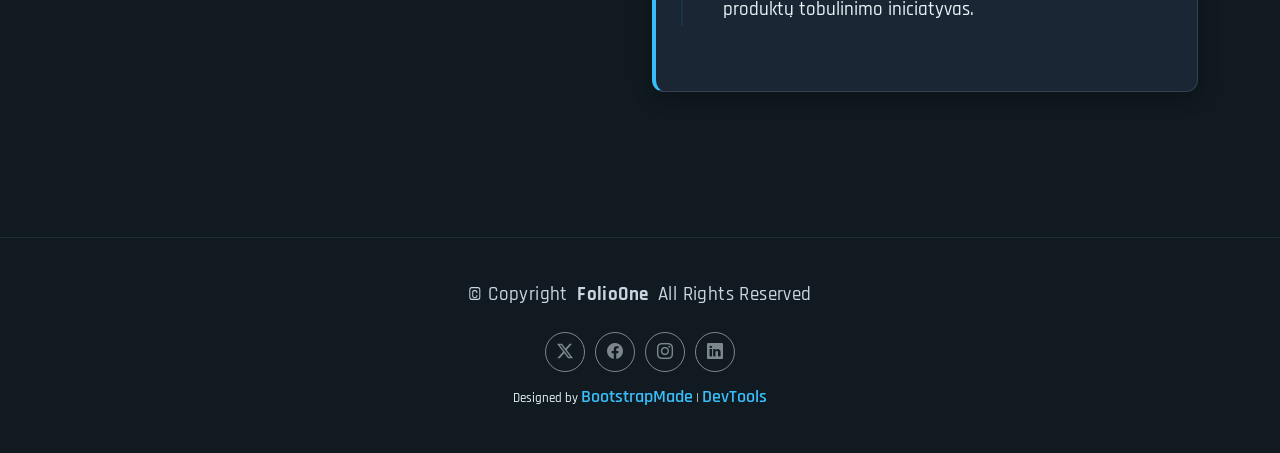
<file: resume.html>
<!DOCTYPE html>
<html lang="en">

<head>
  <meta charset="utf-8">
  <meta content="width=device-width, initial-scale=1.0" name="viewport">
  <title>Resume - FolioOne Bootstrap Template</title>
  <meta name="description" content="">
  <meta name="keywords" content="">

  <!-- Favicons -->
  <link href="assets/img/favicon.png" rel="icon">
  <link href="assets/img/apple-touch-icon.png" rel="apple-touch-icon">

  <!-- Fonts -->
  <link href="https://fonts.googleapis.com" rel="preconnect">
  <link href="https://fonts.gstatic.com" rel="preconnect" crossorigin>
  <link href="https://fonts.googleapis.com/css2?family=Roboto:ital,wght@0,100;0,300;0,400;0,500;0,700;0,900;1,100;1,300;1,400;1,500;1,700;1,900&family=Poppins:ital,wght@0,100;0,200;0,300;0,400;0,500;0,600;0,700;0,800;0,900;1,100;1,200;1,300;1,400;1,500;1,600;1,700;1,800;1,900&family=Raleway:ital,wght@0,100;0,200;0,300;0,400;0,500;0,600;0,700;0,800;0,900;1,100;1,200;1,300;1,400;1,500;1,600;1,700;1,800;1,900&display=swap" rel="stylesheet">

  <!-- Vendor CSS Files -->
  <link href="assets/vendor/bootstrap/css/bootstrap.min.css" rel="stylesheet">
  <link href="assets/vendor/bootstrap-icons/bootstrap-icons.css" rel="stylesheet">
  <link href="assets/vendor/aos/aos.css" rel="stylesheet">
  <link href="assets/vendor/swiper/swiper-bundle.min.css" rel="stylesheet">
  <link href="assets/vendor/glightbox/css/glightbox.min.css" rel="stylesheet">

  <!-- Main CSS File -->
  <link href="assets/css/main.css" rel="stylesheet">
  <link href="/assets/css/custom.css" rel="stylesheet">

  <!-- =======================================================
  * Template Name: FolioOne
  * Template URL: https://bootstrapmade.com/folioone-bootstrap-portfolio-website-template/
  * Updated: Aug 23 2025 with Bootstrap v5.3.7
  * Author: BootstrapMade.com
  * License: https://bootstrapmade.com/license/
  ======================================================== -->
</head>

<body class="resume-page">

  <header id="header" class="header d-flex align-items-center light-background sticky-top">
    <div class="container position-relative d-flex align-items-center justify-content-between">

      <!-- <a href="index.html" class="logo d-flex align-items-center me-auto me-xl-0">
      <img src="assets/img/logo.webp" alt="">
      <h1 class="sitename">FolioOne</h1> 
    </a> -->

      <nav id="navmenu" class="navmenu">
        <ul>
          <li><a href="index.html">Pagrindinis</a></li>
          <li><a href="about.html">Apie mane</a></li>
          <li><a href="resume.html" class="active">Patirtis</a></li>
          <li><a href="services.html">Paslaugos</a></li>
          <li><a href="portfolio.html">Portfolio</a></li>
          <li><a href="contact.html">Kontaktai</a></li>
        </ul>
        <i class="mobile-nav-toggle d-xl-none bi bi-list"></i>
      </nav>

      <div class="header-social-links">
        <a href="#" class="twitter"><i class="bi bi-twitter-x"></i></a>
        <a href="#" class="facebook"><i class="bi bi-facebook"></i></a>
        <a href="#" class="instagram"><i class="bi bi-instagram"></i></a>
        <a href="#" class="linkedin"><i class="bi bi-linkedin"></i></a>
      </div>

    </div>
  </header>

  <main class="main">

    <!-- Resume Section -->
    <section id="resume" class="resume section">

      <!-- Section Title -->
      <div class="container section-title" data-aos="fade-up">
        <h2>Gyvenimo aprašymas</h2>
      </div><!-- End Section Title -->

      <div class="container" data-aos="fade-up" data-aos-delay="100">

        <div class="row">
          <div class="col-lg-6">

            <!-- Education Section -->
            <div class="resume-item" data-aos="fade-up">
              <h3 class="resume-title">Išsilavinimas</h3>

              <div class="resume-content">
                <article class="education-item">
                  <h4>DI sistemos</h4>
                  <h5>2025 - 2029</h5>
                  <p class="institution"><em>Vilnius Tech, Vilnius</em></p>
                  <p>Studijuoju dirbtinio intelekto sistemų bakalauro programoje VILNIUS TECH universitete, kur gilinu žinias programavimo, algoritmų, matematinio modeliavimo, mašininio mokymosi ir duomenų analizės srityse. Studijų metu įgytas teorines žinias taikau praktiniuose projektuose, kurdamas ir tyrinėdamas dirbtinio intelekto modelius bei vertindamas jų veikimo efektyvumą ir patikimumą.</p>
                </article>
              </div>
            </div><!-- End Education Section -->

            <!-- Professional Skills Section -->
            <div class="resume-item skills-animation" data-aos="fade-up">
              <h3 class="resume-title">Profesiniai įgūdžiai</h3>

              <div class="resume-content">
                <div class="skill-item">
                  <h4>AI inžinerija</h4>
                  <div class="progress">
                    <div class="progress-bar" role="progressbar" aria-valuenow="70" aria-valuemin="0" aria-valuemax="100"></div>
                  </div>
                </div>

                <div class="skill-item">
                  <h4>Backend Development</h4>
                  <div class="progress">
                    <div class="progress-bar" role="progressbar" aria-valuenow="40" aria-valuemin="0" aria-valuemax="100"></div>
                  </div>
                </div>

                <div class="skill-item">
                  <h4>Machine Learning</h4>
                  <div class="progress">
                    <div class="progress-bar" role="progressbar" aria-valuenow="60" aria-valuemin="0" aria-valuemax="100"></div>
                  </div>
                </div>

                <div class="skill-item">
                  <h4>Projektų valdymas</h4>
                  <div class="progress">
                    <div class="progress-bar" role="progressbar" aria-valuenow="80" aria-valuemin="0" aria-valuemax="100"></div>
                  </div>
                </div>
              </div>
            </div><!-- End Professional Skills Section -->
          </div>

          <div class="col-lg-6">
            <!-- Experience Section -->
            <div class="resume-item" data-aos="fade-up" data-aos-delay="100">
              <h3 class="resume-title">Profesinė patirtis</h3>

              <div class="resume-content">

                <article class="experience-item">
                  <h4>AI Inžinierius</h4>
                  <h5>2025 - Dabar</h5>
                  <p class="company"><em>Alphabet inc., Vilnius</em></p>
                  <ul>
                    <li>Kūriau ir tobulinau dirbtinio intelekto bei mašininio mokymosi
        modelius, skirtus sudėtingiems duomenų analizės uždaviniams
        spręsti.</li>
                    <li>Projektavau, mokiau ir optimizavau neuroninius tinklus,
        siekdamas pagerinti jų tikslumą, efektyvumą ir patikimumą.</li>
                    <li>Bendradarbiavau su programinės įrangos inžinieriais ir
        mokslininkais, integruodamas pažangius DI sprendimus
        į technologinius produktus.</li>
                    <li>Vykdžiau eksperimentinius tyrimus, analizavau modelių
        rezultatus ir prisidėjau prie naujų dirbtinio intelekto
        technologijų kūrimo bei tobulinimo.</li>
                  </ul>
                </article>

                <article class="experience-item">
                  <h4>Produktų vadybininkas</h4>
                  <h5>2022 - 2025</h5>
                  <p class="company"><em>Google, London, UK</em></p>
                  <ul>
                    <li>Vadovavau mobiliųjų telekomunikacijų produktų kūrimui ir
        diegimui keliose Europos rinkose – nuo pradinių verslo
        reikalavimų iki sėkmingo produkto pristatymo rinkai.</li>
                    <li>Koordinavau skirtingų sričių specialistų komandas ir
        technologinius partnerius, užtikrindamas verslo poreikių,
        produkto reikalavimų ir įgyvendinimo prioritetų suderinamumą.</li>
                    <li>Organizavau ir koordinavau produktų testavimo (UAT) procesus,
        užtikrindamas sistemų kokybę, atitiktį rinkos reikalavimams
        ir pasirengimą produkto paleidimui.</li>
                    <li>Bendradarbiavau su techninėmis, komercinėmis ir operacinėmis
        komandomis, įgyvendindamas produktų pateikimo rinkai
        (Go-to-Market) strategijas ir nuolatinio produktų
        tobulinimo iniciatyvas.</li>
                  </ul>
                </article>




              </div>
            </div><!-- End Experience Section -->
          </div>
        </div>

      </div>

    </section><!-- /Resume Section -->

  </main>

  <footer id="footer" class="footer">

    <div class="container">
      <div class="copyright text-center ">
        <p>© <span>Copyright</span> <strong class="px-1 sitename">FolioOne</strong> <span>All Rights Reserved<br></span></p>
      </div>
      <div class="social-links d-flex justify-content-center">
        <a href=""><i class="bi bi-twitter-x"></i></a>
        <a href=""><i class="bi bi-facebook"></i></a>
        <a href=""><i class="bi bi-instagram"></i></a>
        <a href=""><i class="bi bi-linkedin"></i></a>
      </div>
      <div class="credits">
        <!-- All the links in the footer should remain intact. -->
        <!-- You can delete the links only if you've purchased the pro version. -->
        <!-- Licensing information: https://bootstrapmade.com/license/ -->
        <!-- Purchase the pro version with working PHP/AJAX contact form: [buy-url] -->
        Designed by <a href="https://bootstrapmade.com/">BootstrapMade</a> | <a href="https://bootstrapmade.com/tools/">DevTools</a>
      </div>
    </div>

  </footer>

  <!-- Scroll Top -->
  <a href="#" id="scroll-top" class="scroll-top d-flex align-items-center justify-content-center"><i class="bi bi-arrow-up-short"></i></a>

  <!-- Preloader -->
  <div id="preloader"></div>

  <!-- Vendor JS Files -->
  <script src="assets/vendor/bootstrap/js/bootstrap.bundle.min.js"></script>
  <script src="assets/vendor/php-email-form/validate.js"></script>
  <script src="assets/vendor/aos/aos.js"></script>
  <script src="assets/vendor/typed.js/typed.umd.js"></script>
  <script src="assets/vendor/waypoints/noframework.waypoints.js"></script>
  <script src="assets/vendor/purecounter/purecounter_vanilla.js"></script>
  <script src="assets/vendor/swiper/swiper-bundle.min.js"></script>
  <script src="assets/vendor/imagesloaded/imagesloaded.pkgd.min.js"></script>
  <script src="assets/vendor/isotope-layout/isotope.pkgd.min.js"></script>
  <script src="assets/vendor/glightbox/js/glightbox.min.js"></script>

  <!-- Main JS File -->
  <script src="assets/js/main.js"></script>

</body>

</html>
</file>
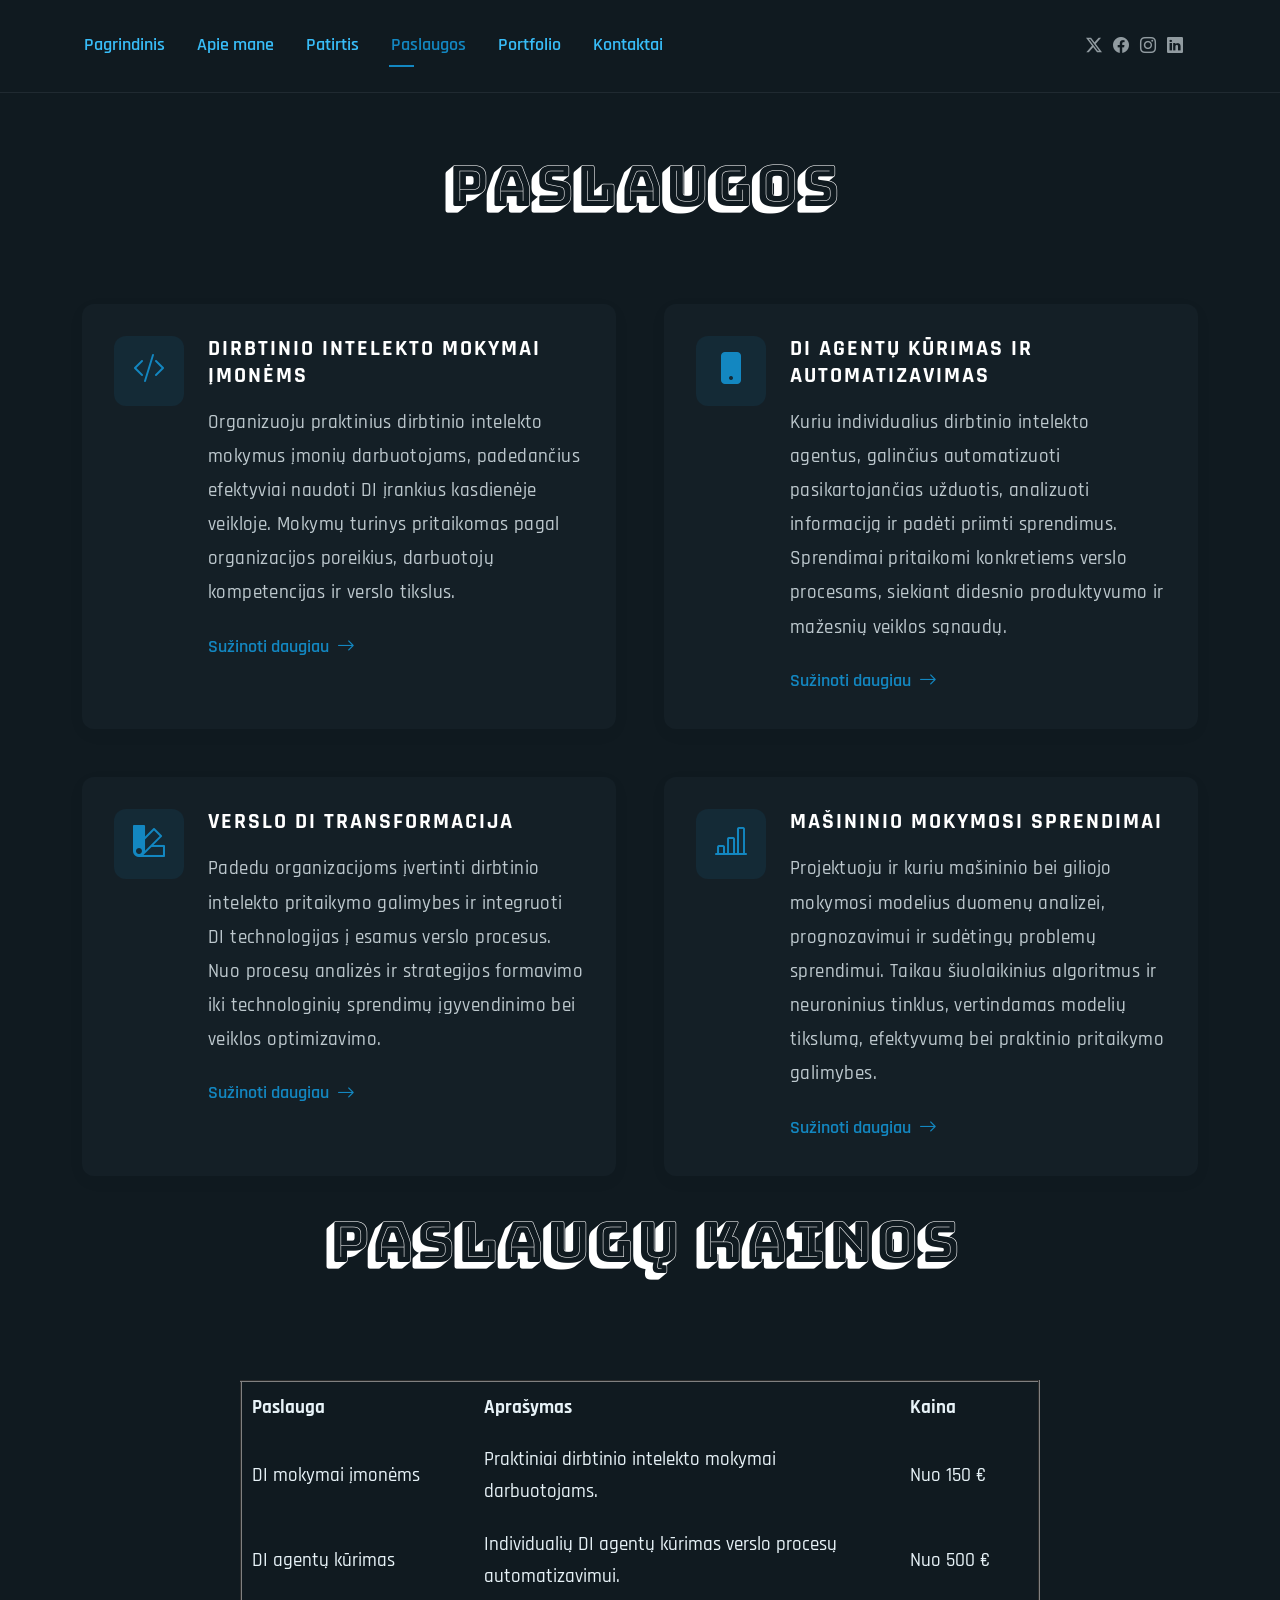
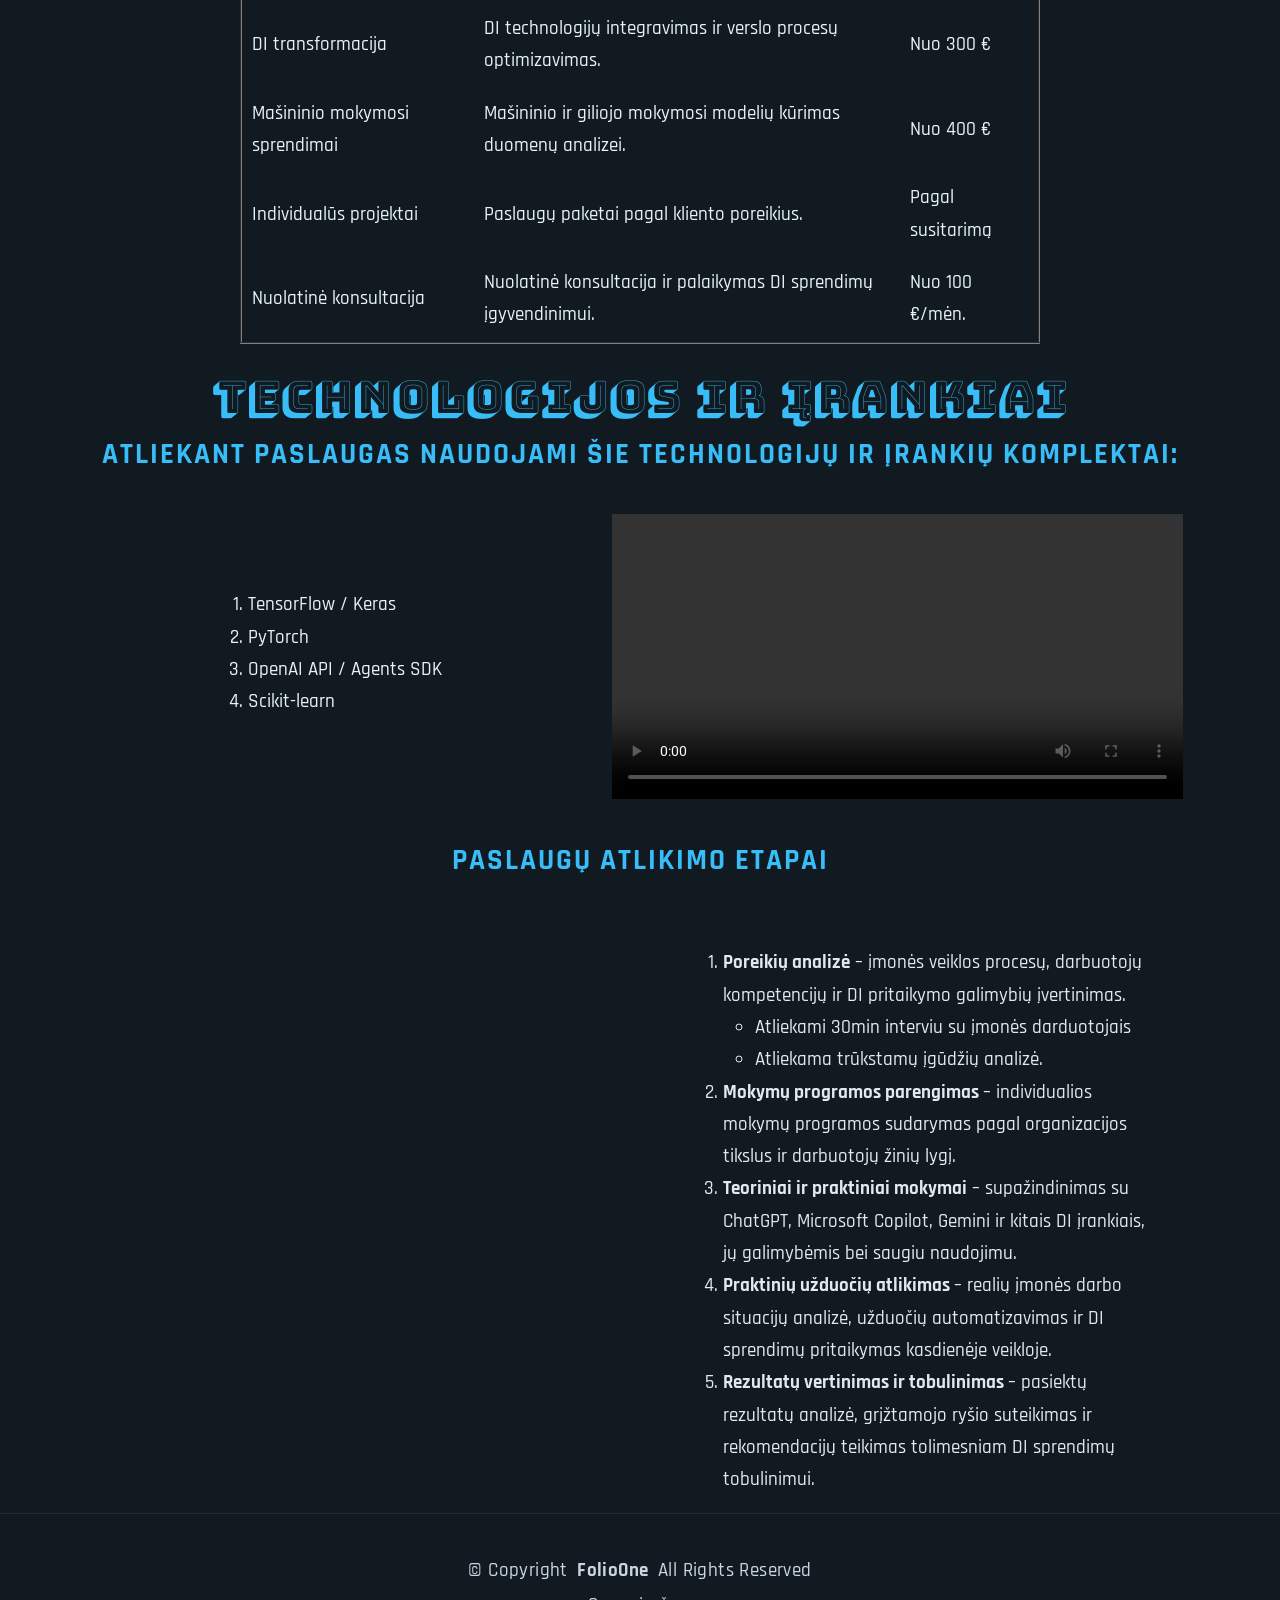
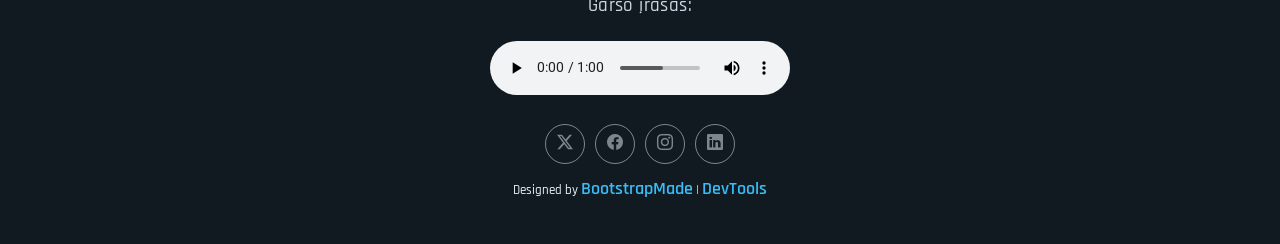
<file: services.html>
<!DOCTYPE html>
<html lang="en">

<head>
  <meta charset="utf-8">
  <meta content="width=device-width, initial-scale=1.0" name="viewport">
  <title>Services - FolioOne Bootstrap Template</title>
  <meta name="description" content="">
  <meta name="keywords" content="">

  <!-- Favicons -->
  <link href="assets/img/favicon.png" rel="icon">
  <link href="assets/img/apple-touch-icon.png" rel="apple-touch-icon">

  <!-- Fonts -->
  <link href="https://fonts.googleapis.com" rel="preconnect">
  <link href="https://fonts.gstatic.com" rel="preconnect" crossorigin>
  <link href="https://fonts.googleapis.com/css2?family=Roboto:ital,wght@0,100;0,300;0,400;0,500;0,700;0,900;1,100;1,300;1,400;1,500;1,700;1,900&family=Poppins:ital,wght@0,100;0,200;0,300;0,400;0,500;0,600;0,700;0,800;0,900;1,100;1,200;1,300;1,400;1,500;1,600;1,700;1,800;1,900&family=Raleway:ital,wght@0,100;0,200;0,300;0,400;0,500;0,600;0,700;0,800;0,900;1,100;1,200;1,300;1,400;1,500;1,600;1,700;1,800;1,900&display=swap" rel="stylesheet">

  <!-- Vendor CSS Files -->
  <link href="assets/vendor/bootstrap/css/bootstrap.min.css" rel="stylesheet">
  <link href="assets/vendor/bootstrap-icons/bootstrap-icons.css" rel="stylesheet">
  <link href="assets/vendor/aos/aos.css" rel="stylesheet">
  <link href="assets/vendor/swiper/swiper-bundle.min.css" rel="stylesheet">
  <link href="assets/vendor/glightbox/css/glightbox.min.css" rel="stylesheet">

  <!-- Main CSS File -->
  <link href="assets/css/main.css" rel="stylesheet">
  <link href="/assets/css/custom.css" rel="stylesheet">

  <!-- =======================================================
  * Template Name: FolioOne
  * Template URL: https://bootstrapmade.com/folioone-bootstrap-portfolio-website-template/
  * Updated: Aug 23 2025 with Bootstrap v5.3.7
  * Author: BootstrapMade.com
  * License: https://bootstrapmade.com/license/
  ======================================================== -->
</head>

<body class="services-page">

  <header id="header" class="header d-flex align-items-center light-background sticky-top">
    <div class="container position-relative d-flex align-items-center justify-content-between">

      <!-- <a href="index.html" class="logo d-flex align-items-center me-auto me-xl-0">
      <img src="assets/img/logo.webp" alt="">
      <h1 class="sitename">FolioOne</h1> 
    </a> -->

      <nav id="navmenu" class="navmenu">
        <ul>
          <li><a href="index.html">Pagrindinis</a></li>
          <li><a href="about.html">Apie mane</a></li>
          <li><a href="resume.html">Patirtis</a></li>
          <li><a href="services.html" class="active">Paslaugos</a></li>
          <li><a href="portfolio.html">Portfolio</a></li>
          <li><a href="contact.html">Kontaktai</a></li>
        </ul>
        <i class="mobile-nav-toggle d-xl-none bi bi-list"></i>
      </nav>

      <div class="header-social-links">
        <a href="#" class="twitter"><i class="bi bi-twitter-x"></i></a>
        <a href="#" class="facebook"><i class="bi bi-facebook"></i></a>
        <a href="#" class="instagram"><i class="bi bi-instagram"></i></a>
        <a href="#" class="linkedin"><i class="bi bi-linkedin"></i></a>
      </div>

    </div>
  </header>

  <main class="main">

    <!-- Services Section -->
    <section id="services" class="services section">

      <!-- Section Title -->
      <div class="container section-title" data-aos="fade-up">
        <h2>Paslaugos</h2>
      </div><!-- End Section Title -->

      <div class="container" data-aos="fade-up" data-aos-delay="100">

        <div class="row justify-content-center g-5">

          <div class="col-md-6" data-aos="fade-right" data-aos-delay="100">
            <div class="service-item">
              <div class="service-icon">
                <i class="bi bi-code-slash"></i>
              </div>
              <div class="service-content">
                <h3>Dirbtinio intelekto mokymai įmonėms</h3>
                <p>Organizuoju praktinius dirbtinio intelekto mokymus įmonių darbuotojams, padedančius efektyviai naudoti DI įrankius kasdienėje veikloje. Mokymų turinys pritaikomas pagal organizacijos poreikius, darbuotojų kompetencijas ir verslo tikslus.</p>
                <a href="" class="service-link">
                  <span>Sužinoti daugiau</span>
                  <i class="bi bi-arrow-right"></i>
                </a>
              </div>
            </div>
          </div><!-- End Service Item -->

          <div class="col-md-6" data-aos="fade-left" data-aos-delay="100">
            <div class="service-item">
              <div class="service-icon">
                <i class="bi bi-phone-fill"></i>
              </div>
              <div class="service-content">
                <h3>DI agentų kūrimas ir automatizavimas</h3>
                <p>Kuriu individualius dirbtinio intelekto agentus, galinčius automatizuoti pasikartojančias užduotis, analizuoti informaciją ir padėti priimti sprendimus. Sprendimai pritaikomi konkretiems verslo procesams, siekiant didesnio produktyvumo ir mažesnių veiklos sąnaudų.</p>
                <a href="" class="service-link">
                  <span>Sužinoti daugiau</span>
                  <i class="bi bi-arrow-right"></i>
                </a>
              </div>
            </div>
          </div><!-- End Service Item -->

          <div class="col-md-6" data-aos="fade-right" data-aos-delay="200">
            <div class="service-item">
              <div class="service-icon">
                <i class="bi bi-palette2"></i>
              </div>
              <div class="service-content">
                <h3>Verslo DI transformacija</h3>
                <p>Padedu organizacijoms įvertinti dirbtinio intelekto pritaikymo galimybes ir integruoti DI technologijas į esamus verslo procesus. Nuo procesų analizės ir strategijos formavimo iki technologinių sprendimų įgyvendinimo bei veiklos optimizavimo.</p>
                <a href="" class="service-link">
                  <span>Sužinoti daugiau</span>
                  <i class="bi bi-arrow-right"></i>
                </a>
              </div>
            </div>
          </div><!-- End Service Item -->

          <div class="col-md-6" data-aos="fade-left" data-aos-delay="200">
            <div class="service-item">
              <div class="service-icon">
                <i class="bi bi-bar-chart-line"></i>
              </div>
              <div class="service-content">
                <h3>Mašininio mokymosi sprendimai</h3>
                <p>Projektuoju ir kuriu mašininio bei giliojo mokymosi modelius duomenų analizei, prognozavimui ir sudėtingų problemų sprendimui. Taikau šiuolaikinius algoritmus ir neuroninius tinklus, vertindamas modelių tikslumą, efektyvumą bei praktinio pritaikymo galimybes.</p>
                <a href="" class="service-link">
                  <span>Sužinoti daugiau</span>
                  <i class="bi bi-arrow-right"></i>
                </a>
              </div>
            </div>
          </div><!-- End Service Item -->

        </div>

      </div>

      <div>
        <div class="container section-title" data-aos="fade-up">
        <br><h2>Paslaugų kainos</h2>
      </div><!-- End Section Title -->
        <center>
          <table border="2" cellpadding="10" cellspacing="0" style="border-collapse: collapse; width: 80%; max-width: 800px; margin: 20px auto; text-align: left;">
    <thead>
        <tr>
            <th>Paslauga</th>
            <th>Aprašymas</th>
            <th>Kaina</th>
        </tr>
    </thead>
    <tbody>
        <tr>
            <td>DI mokymai įmonėms</td>
            <td>Praktiniai dirbtinio intelekto mokymai darbuotojams.</td>
            <td>Nuo 150 €</td>
        </tr>
        <tr>
            <td>DI agentų kūrimas</td>
            <td>Individualių DI agentų kūrimas verslo procesų automatizavimui.</td>
            <td>Nuo 500 €</td>
        </tr>
        <tr>
            <td>DI transformacija</td>
            <td>DI technologijų integravimas ir verslo procesų optimizavimas.</td>
            <td>Nuo 300 €</td>
        </tr>
        <tr>
            <td>Mašininio mokymosi sprendimai</td>
            <td>Mašininio ir giliojo mokymosi modelių kūrimas duomenų analizei.</td>
            <td>Nuo 400 €</td>
        </tr>
        <tr>
            <td>Individualūs projektai</td>
            <td>Paslaugų paketai pagal kliento poreikius.</td>
            <td>Pagal susitarimą</td>
        </tr>
        <tr>
            <td>Nuolatinė konsultacija</td>
            <td>Nuolatinė konsultacija ir palaikymas DI sprendimų įgyvendinimui.</td>
            <td>Nuo 100 €/mėn.</td>
        </tr>
    </tbody>
</table> 
        </center>
      </div>
      
  <h1 style="text-align: center;">Technologijos ir įrankiai</h1>

  <h3 style="text-align: center;">
      Atliekant paslaugas naudojami šie technologijų ir įrankių komplektai:
  </h3>
  <br>
  <table style="width: 85%; margin: auto;">
      <tr>
          <td style="width: 45%; padding-left: 120px;">
              <ol>
                  <li>TensorFlow / Keras</li>
                  <li>PyTorch</li>
                  <li>OpenAI API / Agents SDK</li>
                  <li>Scikit-learn</li>
              </ol>
          </td>

          <td style="width: 50%;">
              <video width="100%" controls>
                  <source src="/assets/video/7534244-hd_1920_1080_25fps.mp4" type="video/mp4">
                  Jūsų naršyklė nepalaiko vaizdo įrašų.
              </video>
          </td>
      </tr>
  </table>

      <br>
      <center> <H3> Paslaugų atlikimo etapai</H3></center>


  </main>
<table style="width: 80%; margin: auto;">
  <tr>
    <td><iframe width="560" height="315" src="https://www.youtube.com/embed/CYXKi2XF5pM?si=ZAsQNhHZpwvYo7L2" title="YouTube video player" frameborder="0" allow="accelerometer; autoplay; clipboard-write; encrypted-media; gyroscope; picture-in-picture; web-share" referrerpolicy="strict-origin-when-cross-origin" allowfullscreen></iframe>
    </td>
    <td>
      <ol><li><b>Poreikių analizė</b> – įmonės veiklos procesų, darbuotojų kompetencijų ir DI pritaikymo galimybių įvertinimas.</li>
             <ul><li> Atliekami 30min interviu su įmonės darduotojais</li>
              <li>Atliekama trūkstamų įgūdžių analizė.</li>
             </ul>
          <li><b>Mokymų programos parengimas </b> – individualios mokymų programos sudarymas pagal organizacijos tikslus ir darbuotojų žinių lygį.</li>
          <li><b>Teoriniai ir praktiniai mokymai</b> – supažindinimas su ChatGPT, Microsoft Copilot, Gemini ir kitais DI įrankiais, jų galimybėmis bei saugiu naudojimu.</li>
          <li><b>Praktinių užduočių atlikimas </b> – realių įmonės darbo situacijų analizė, užduočių automatizavimas ir DI sprendimų pritaikymas kasdienėje veikloje.</li>
          <li><b>Rezultatų vertinimas ir tobulinimas </b> – pasiektų rezultatų analizė, grįžtamojo ryšio suteikimas ir rekomendacijų teikimas tolimesniam DI sprendimų tobulinimui.</li>
        </ol>
  </tr>
</table>

  <footer id="footer" class="footer">

    <div class="container">
      <div class="copyright text-center ">
        <p>© <span>Copyright</span> <strong class="px-1 sitename">FolioOne</strong> <span>All Rights Reserved<br></span></p>
      </div>
      <div>
    <center><p>Garso įrašas:</p>

    <audio controls>
        <source src="assets/audio/spinopel-quartz-clock-ticking-one-minute-253102.mp3"
                type="audio/mpeg">
        Jūsų naršyklė nepalaiko garso įrašų.
    </audio></center>
</div>
      <div class="social-links d-flex justify-content-center">
        <a href=""><i class="bi bi-twitter-x"></i></a>
        <a href=""><i class="bi bi-facebook"></i></a>
        <a href=""><i class="bi bi-instagram"></i></a>
        <a href=""><i class="bi bi-linkedin"></i></a>
      </div>
      <div class="credits">
        <!-- All the links in the footer should remain intact. -->
        <!-- You can delete the links only if you've purchased the pro version. -->
        <!-- Licensing information: https://bootstrapmade.com/license/ -->
        <!-- Purchase the pro version with working PHP/AJAX contact form: [buy-url] -->
        Designed by <a href="https://bootstrapmade.com/">BootstrapMade</a> | <a href="https://bootstrapmade.com/tools/">DevTools</a>
      </div>
    </div>

  </footer>

  <!-- Scroll Top -->
  <a href="#" id="scroll-top" class="scroll-top d-flex align-items-center justify-content-center"><i class="bi bi-arrow-up-short"></i></a>

  <!-- Preloader -->
  <div id="preloader"></div>

  <!-- Vendor JS Files -->
  <script src="assets/vendor/bootstrap/js/bootstrap.bundle.min.js"></script>
  <script src="assets/vendor/php-email-form/validate.js"></script>
  <script src="assets/vendor/aos/aos.js"></script>
  <script src="assets/vendor/typed.js/typed.umd.js"></script>
  <script src="assets/vendor/waypoints/noframework.waypoints.js"></script>
  <script src="assets/vendor/purecounter/purecounter_vanilla.js"></script>
  <script src="assets/vendor/swiper/swiper-bundle.min.js"></script>
  <script src="assets/vendor/imagesloaded/imagesloaded.pkgd.min.js"></script>
  <script src="assets/vendor/isotope-layout/isotope.pkgd.min.js"></script>
  <script src="assets/vendor/glightbox/js/glightbox.min.js"></script>

  <!-- Main JS File -->
  <script src="assets/js/main.js"></script>

</body>

</html>
</file>
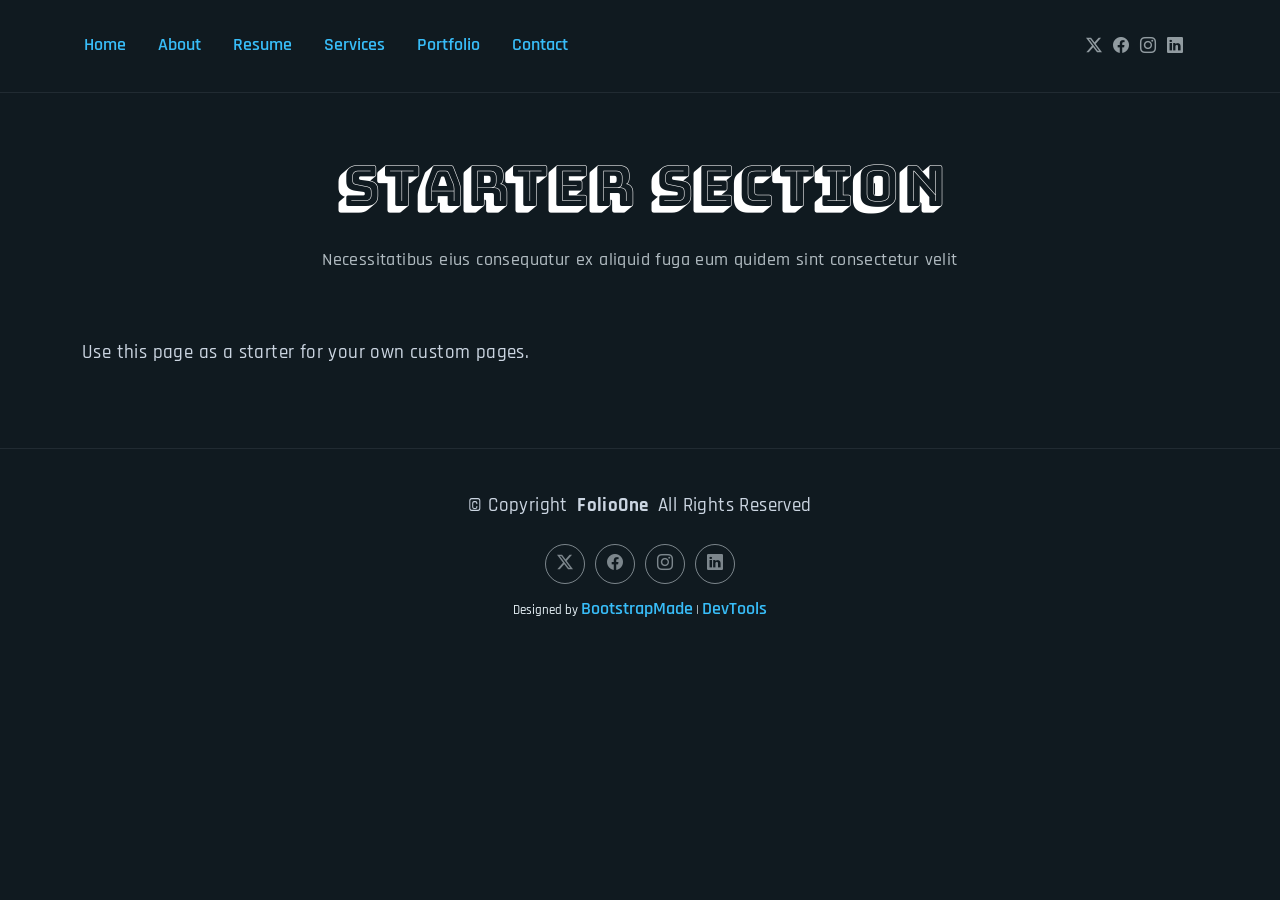
<file: starter-page.html>
<!DOCTYPE html>
<html lang="en">

<head>
  <meta charset="utf-8">
  <meta content="width=device-width, initial-scale=1.0" name="viewport">
  <title>Starter Page - FolioOne Bootstrap Template</title>
  <meta name="description" content="">
  <meta name="keywords" content="">

  <!-- Favicons -->
  <link href="assets/img/favicon.png" rel="icon">
  <link href="assets/img/apple-touch-icon.png" rel="apple-touch-icon">

  <!-- Fonts -->
  <link href="https://fonts.googleapis.com" rel="preconnect">
  <link href="https://fonts.gstatic.com" rel="preconnect" crossorigin>
  <link href="https://fonts.googleapis.com/css2?family=Roboto:ital,wght@0,100;0,300;0,400;0,500;0,700;0,900;1,100;1,300;1,400;1,500;1,700;1,900&family=Poppins:ital,wght@0,100;0,200;0,300;0,400;0,500;0,600;0,700;0,800;0,900;1,100;1,200;1,300;1,400;1,500;1,600;1,700;1,800;1,900&family=Raleway:ital,wght@0,100;0,200;0,300;0,400;0,500;0,600;0,700;0,800;0,900;1,100;1,200;1,300;1,400;1,500;1,600;1,700;1,800;1,900&display=swap" rel="stylesheet">

  <!-- Vendor CSS Files -->
  <link href="assets/vendor/bootstrap/css/bootstrap.min.css" rel="stylesheet">
  <link href="assets/vendor/bootstrap-icons/bootstrap-icons.css" rel="stylesheet">
  <link href="assets/vendor/aos/aos.css" rel="stylesheet">
  <link href="assets/vendor/swiper/swiper-bundle.min.css" rel="stylesheet">
  <link href="assets/vendor/glightbox/css/glightbox.min.css" rel="stylesheet">

  <!-- Main CSS File -->
  <link href="assets/css/main.css" rel="stylesheet">
  <link href="/assets/css/custom.css" rel="stylesheet">

  <!-- =======================================================
  * Template Name: FolioOne
  * Template URL: https://bootstrapmade.com/folioone-bootstrap-portfolio-website-template/
  * Updated: Aug 23 2025 with Bootstrap v5.3.7
  * Author: BootstrapMade.com
  * License: https://bootstrapmade.com/license/
  ======================================================== -->
</head>

<body class="starter-page-page">

  <header id="header" class="header d-flex align-items-center light-background sticky-top">
    <div class="container position-relative d-flex align-items-center justify-content-between">

      <!-- <a href="index.html" class="logo d-flex align-items-center me-auto me-xl-0">
      <img src="assets/img/logo.webp" alt="">
      <h1 class="sitename">FolioOne</h1> 
    </a> -->

      <nav id="navmenu" class="navmenu">
        <ul>
          <li><a href="index.html">Home</a></li>
          <li><a href="about.html">About</a></li>
          <li><a href="resume.html">Resume</a></li>
          <li><a href="services.html">Services</a></li>
          <li><a href="portfolio.html">Portfolio</a></li>
          <li><a href="contact.html">Contact</a></li>
        </ul>
        <i class="mobile-nav-toggle d-xl-none bi bi-list"></i>
      </nav>

      <div class="header-social-links">
        <a href="#" class="twitter"><i class="bi bi-twitter-x"></i></a>
        <a href="#" class="facebook"><i class="bi bi-facebook"></i></a>
        <a href="#" class="instagram"><i class="bi bi-instagram"></i></a>
        <a href="#" class="linkedin"><i class="bi bi-linkedin"></i></a>
      </div>

    </div>
  </header>

  <main class="main">

    <!-- Starter Section Section -->
    <section id="starter-section" class="starter-section section">

      <!-- Section Title -->
      <div class="container section-title" data-aos="fade-up">
        <h2>Starter Section</h2>
        <p>Necessitatibus eius consequatur ex aliquid fuga eum quidem sint consectetur velit</p>
      </div><!-- End Section Title -->

      <div class="container" data-aos="fade-up">
        <p>Use this page as a starter for your own custom pages.</p>
      </div>

    </section><!-- /Starter Section Section -->

  </main>

  <footer id="footer" class="footer">

    <div class="container">
      <div class="copyright text-center ">
        <p>© <span>Copyright</span> <strong class="px-1 sitename">FolioOne</strong> <span>All Rights Reserved<br></span></p>
      </div>
      <div class="social-links d-flex justify-content-center">
        <a href=""><i class="bi bi-twitter-x"></i></a>
        <a href=""><i class="bi bi-facebook"></i></a>
        <a href=""><i class="bi bi-instagram"></i></a>
        <a href=""><i class="bi bi-linkedin"></i></a>
      </div>
      <div class="credits">
        <!-- All the links in the footer should remain intact. -->
        <!-- You can delete the links only if you've purchased the pro version. -->
        <!-- Licensing information: https://bootstrapmade.com/license/ -->
        <!-- Purchase the pro version with working PHP/AJAX contact form: [buy-url] -->
        Designed by <a href="https://bootstrapmade.com/">BootstrapMade</a> | <a href="https://bootstrapmade.com/tools/">DevTools</a>
      </div>
    </div>

  </footer>

  <!-- Scroll Top -->
  <a href="#" id="scroll-top" class="scroll-top d-flex align-items-center justify-content-center"><i class="bi bi-arrow-up-short"></i></a>

  <!-- Preloader -->
  <div id="preloader"></div>

  <!-- Vendor JS Files -->
  <script src="assets/vendor/bootstrap/js/bootstrap.bundle.min.js"></script>
  <script src="assets/vendor/php-email-form/validate.js"></script>
  <script src="assets/vendor/aos/aos.js"></script>
  <script src="assets/vendor/typed.js/typed.umd.js"></script>
  <script src="assets/vendor/waypoints/noframework.waypoints.js"></script>
  <script src="assets/vendor/purecounter/purecounter_vanilla.js"></script>
  <script src="assets/vendor/swiper/swiper-bundle.min.js"></script>
  <script src="assets/vendor/imagesloaded/imagesloaded.pkgd.min.js"></script>
  <script src="assets/vendor/isotope-layout/isotope.pkgd.min.js"></script>
  <script src="assets/vendor/glightbox/js/glightbox.min.js"></script>

  <!-- Main JS File -->
  <script src="assets/js/main.js"></script>

</body>

</html>
</file>
<file: assets/css/custom.css>
/* Nauji šriftai */
@import url('https://fonts.googleapis.com/css2?family=Bungee+Shade&family=Rajdhani:wght@400;500;600;700&display=swap');


/* A. Pagrindinis svetainės šriftas */
body {
    font-family: 'Rajdhani', sans-serif;
    font-size: 19px;
    font-weight: 500;
    line-height: 1.7;
    color: #e2e8f0;
}


/* B. Antraščių stiliai */
h1, h2 {
    font-family: 'Bungee Shade', cursive;
    font-weight: 400;
    letter-spacing: 1px;
    line-height: 1.5;
}

h1 {
    font-size: 44px;
    color: #38bdf8;
}

h2 {
    font-size: 34px;
    color: #ffffff;
}

h3, h4, h5, h6 {
    font-family: 'Rajdhani', sans-serif;
    text-transform: uppercase;
    letter-spacing: 2px;
}

h3 {
    font-size: 29px;
    font-weight: 700;
    color: #38bdf8;
}

h4 {
    font-size: 25px;
    font-weight: 700;
    color: #ffffff;
}

h5 {
    font-size: 21px;
    font-weight: 600;
    color: #7dd3fc;
}

h6 {
    font-size: 17px;
    font-weight: 600;
    color: #a1a1aa;
}


/* C. Pastraipų stilius */
p {
    font-family: 'Rajdhani', sans-serif;
    font-size: 19px;
    font-weight: 500;
    color: #cbd5e1;
    line-height: 1.8;
    letter-spacing: 0.4px;
    margin-bottom: 18px;
}


/* Papildomai: sąrašų tekstas */
li {
    font-family: 'Rajdhani', sans-serif;
    font-size: 19px;
    font-weight: 500;
}



/* ===================================
   A. MYGTUKŲ STILIUS
=================================== */

button,
.btn {
    font-family: 'Rajdhani', sans-serif;
    font-size: 18px;
    font-weight: 700;
    letter-spacing: 1.5px;
    text-transform: uppercase;

    color: #38bdf8;
    background-color: transparent;
    border: 2px solid #38bdf8;
    border-radius: 6px;

    padding: 12px 28px;
    cursor: pointer;

    transition: all 0.3s ease;
}


/* Užvedus pelės žymeklį */
button:hover,
.btn:hover {
    background-color: #0284c7;
    border-color: #7dd3fc;
    color: #ffffff;

    box-shadow: 0 0 18px #0284c7;
    transform: translateY(-3px);
}


/* Paspaudus mygtuką */
button:active,
.btn:active {
    background-color: #075985;
    color: #ffffff;

    transform: scale(0.96);
    box-shadow: 0 0 5px #0284c7;
}



/* ===================================
   B. NUORODŲ STILIUS
=================================== */

a:not(.btn) {
    font-family: 'Rajdhani', sans-serif;
    font-size: 18px;
    font-weight: 600;

    color: #38bdf8;
    text-decoration: none;

    border-bottom: 1px solid transparent;
    transition: all 0.3s ease;
}


/* Užvedus ant nuorodos */
a:not(.btn):hover {
    color: #ffffff;
    border-bottom-color: #38bdf8;
    text-shadow: 0 0 8px #38bdf8;
}


/* Paspaudus nuorodą */
a:not(.btn):active {
    color: #7dd3fc;
}



/* =====================================
   A. SEKCIJŲ TARPŲ KEITIMAS
===================================== */

/* Apie mane */
#about {
    margin-bottom: 30px;
    padding: 70px 35px;
}

/* Patirtis */
#resume {
    margin-bottom: 40px;
    padding: 80px 35px;
}

/* Atlikti darbai */
#portfolio {
    margin-bottom: 35px;
    padding: 75px 35px;
}


/* Tarpai tarp sekcijų antraščių ir turinio */
#about .section-title,
#resume .section-title,
#portfolio .section-title {
    margin-bottom: 35px;
    padding-bottom: 20px;
}



/* =====================================
   B. TURINIO BLOKŲ DIZAINAS
===================================== */

/* APIE MANE */
#about .content {
    background-color: #1b2635;
    padding: 30px;
    margin-top: 20px;

    border: 1px solid #38bdf8;
    border-radius: 16px;

    box-shadow: 0 8px 25px rgba(0, 0, 0, 0.35);
}


/* PATIRTIS */
#resume .resume-item {
    background-color: #1b2635;
    padding: 25px;
    margin-bottom: 25px;

    border: 1px solid #334155;
    border-left: 4px solid #38bdf8;
    border-radius: 12px;

    box-shadow: 0 5px 20px rgba(0, 0, 0, 0.3);
}


/* ATLIKTI DARBAI */
#portfolio .portfolio-item {
    background-color: #1b2635;
    padding: 15px;
    margin-bottom: 25px;

    border: 1px solid #334155;
    border-radius: 15px;

    box-shadow: 0 8px 25px rgba(0, 0, 0, 0.3);
}


/* Paveikslėlių kampai */
#portfolio .portfolio-item img {
    border-radius: 10px;
}



/* Kortelių animacijos */
#resume .resume-item,
#portfolio .portfolio-item {
    transition: transform 0.3s ease,
                box-shadow 0.3s ease;
}

/* Užvedus pelę */
#resume .resume-item:hover,
#portfolio .portfolio-item:hover {
    transform: translateY(-5px);

    box-shadow: 0 12px 30px rgba(56, 189, 248, 0.2);
}



/* =====================================
   5.1 NAVIGACIJOS JUOSTOS STILIUS
===================================== */

.custom-nav {
    background: linear-gradient(135deg, #102238, #193b56);
    border: 1px solid #237ca5;
    border-radius: 15px;
    box-shadow: 0 8px 25px rgba(0, 0, 0, 0.4);
    padding: 15px 20px;
}



/* =====================================
   5.2 PROGRESO JUOSTŲ STILIUS
===================================== */

/* Juostos fonas */
.skills .progress-bar-wrap {
    background-color: #263b50;
    height: 14px;
    border-radius: 20px;
    overflow: hidden;
    border: 1px solid #345876;
}

/* Užpildyta progreso juostos dalis */
.skills .progress-bar {
    background: linear-gradient(
        90deg,
        #0284c7,
        #38bdf8,
        #7dd3fc
    );

    height: 100%;
    border-radius: 20px;
    box-shadow: 0 0 12px rgba(56, 189, 248, 0.6);

    transition: width 0.8s ease;
}
</file>
<file: assets/css/main.css>
/**
* Template Name: FolioOne
* Template URL: https://bootstrapmade.com/folioone-bootstrap-portfolio-website-template/
* Updated: Aug 23 2025 with Bootstrap v5.3.7
* Author: BootstrapMade.com
* License: https://bootstrapmade.com/license/
*/

/*--------------------------------------------------------------
# Font & Color Variables
# Help: https://bootstrapmade.com/color-system/
--------------------------------------------------------------*/
/* Fonts */
:root {
  --default-font: "Roboto",  system-ui, -apple-system, "Segoe UI", Roboto, "Helvetica Neue", Arial, "Noto Sans", "Liberation Sans", sans-serif, "Apple Color Emoji", "Segoe UI Emoji", "Segoe UI Symbol", "Noto Color Emoji";
  --heading-font: "Raleway",  sans-serif;
  --nav-font: "Poppins",  sans-serif;
}

/* Global Colors - The following color variables are used throughout the website. Updating them here will change the color scheme of the entire website */
:root { 
  --background-color: #101a20; /* Background color for the entire website, including individual sections */
  --default-color: #e7f2f7; /* Default color used for the majority of the text content across the entire website */
  --heading-color: #ffffff; /* Color for headings, subheadings and title throughout the website */
  --accent-color: #1387c1; /* Accent color that represents your brand on the website. It's used for buttons, links, and other elements that need to stand out */
  --surface-color: #141f26; /* The surface color is used as a background of boxed elements within sections, such as cards, icon boxes, or other elements that require a visual separation from the global background. */
  --contrast-color: #ffffff; /* Contrast color for text, ensuring readability against backgrounds of accent, heading, or default colors. */
}

/* Nav Menu Colors - The following color variables are used specifically for the navigation menu. They are separate from the global colors to allow for more customization options */
:root {
  --nav-color: #ffffff;  /* The default color of the main navmenu links */
  --nav-hover-color: #1387c1; /* Applied to main navmenu links when they are hovered over or active */
  --nav-mobile-background-color: #213642; /* Used as the background color for mobile navigation menu */
  --nav-dropdown-background-color: #051117; /* Used as the background color for dropdown items that appear when hovering over primary navigation items */
  --nav-dropdown-color: #e7f2f7; /* Used for navigation links of the dropdown items in the navigation menu. */
  --nav-dropdown-hover-color: #1387c1; /* Similar to --nav-hover-color, this color is applied to dropdown navigation links when they are hovered over. */
}

/* Color Presets - These classes override global colors when applied to any section or element, providing reuse of the sam color scheme. */

.light-background {
  --background-color: #142027;
  --surface-color: #325264;
}

.dark-background {
  --background-color: #0b1419;
  --default-color: #ffffff;
  --heading-color: #ffffff;
  --surface-color: #252525;
  --contrast-color: #ffffff;
}

/* Smooth scroll */
:root {
  scroll-behavior: smooth;
}

/*--------------------------------------------------------------
# General Styling & Shared Classes
--------------------------------------------------------------*/
body {
  color: var(--default-color);
  background-color: var(--background-color);
  font-family: var(--default-font);
}

a {
  color: var(--accent-color);
  text-decoration: none;
  transition: 0.3s;
}

a:hover {
  color: color-mix(in srgb, var(--accent-color), transparent 25%);
  text-decoration: none;
}

h1,
h2,
h3,
h4,
h5,
h6 {
  color: var(--heading-color);
  font-family: var(--heading-font);
}

/* PHP Email Form Messages
------------------------------*/
.php-email-form .error-message {
  display: none;
  background: #df1529;
  color: #ffffff;
  text-align: left;
  padding: 15px;
  margin-bottom: 24px;
  font-weight: 600;
}

.php-email-form .sent-message {
  display: none;
  color: #ffffff;
  background: #059652;
  text-align: center;
  padding: 15px;
  margin-bottom: 24px;
  font-weight: 600;
}

.php-email-form .loading {
  display: none;
  background: var(--surface-color);
  text-align: center;
  padding: 15px;
  margin-bottom: 24px;
}

.php-email-form .loading:before {
  content: "";
  display: inline-block;
  border-radius: 50%;
  width: 24px;
  height: 24px;
  margin: 0 10px -6px 0;
  border: 3px solid var(--accent-color);
  border-top-color: var(--surface-color);
  animation: php-email-form-loading 1s linear infinite;
}

@keyframes php-email-form-loading {
  0% {
    transform: rotate(0deg);
  }

  100% {
    transform: rotate(360deg);
  }
}

/*--------------------------------------------------------------
# Global Header
--------------------------------------------------------------*/
.header {
  --background-color: rgba(255, 255, 255, 0);
  color: var(--default-color);
  background-color: var(--background-color);
  padding: 15px 0;
  transition: all 0.5s;
  z-index: 997;
  border-bottom: 1px solid color-mix(in srgb, var(--default-color), transparent 92%);
}

.header .logo {
  line-height: 1;
}

.header .logo img {
  max-height: 36px;
  margin-right: 8px;
}

.header .logo h1 {
  font-size: 32px;
  margin: 0;
  font-weight: 400;
  color: var(--heading-color);
}

.header .header-social-links {
  padding-right: 15px;
}

.header .header-social-links a {
  color: color-mix(in srgb, var(--default-color), transparent 40%);
  padding-left: 6px;
  display: inline-block;
  transition: 0.3s;
  font-size: 16px;
}

.header .header-social-links a:hover {
  color: var(--default-color);
}

.header .header-social-links a i {
  line-height: 0px;
}

@media (max-width: 1200px) {
  .header .logo {
    order: 1;
  }

  .header .header-social-links {
    order: 2;
  }

  .header .navmenu {
    order: 3;
  }
}

/* Global Header on Scroll
------------------------------*/
.scrolled .header {
  --background-color: rgba(16, 26, 32, 0.9);
}

/*--------------------------------------------------------------
# Navigation Menu
--------------------------------------------------------------*/
/* Desktop Navigation */
@media (min-width: 1200px) {
  .navmenu {
    padding: 0;
  }

  .navmenu ul {
    margin: 0;
    padding: 0;
    display: flex;
    list-style: none;
    align-items: center;
  }

  .navmenu li {
    position: relative;
  }

  .navmenu>ul>li {
    white-space: nowrap;
    padding: 15px 28px 15px 0;
  }

  .navmenu>ul>li:last-child {
    padding-right: 0;
  }

  .navmenu a,
  .navmenu a:focus {
    color: var(--nav-color);
    font-size: 15px;
    padding: 0 2px;
    font-family: var(--nav-font);
    font-weight: 400;
    display: flex;
    align-items: center;
    justify-content: space-between;
    white-space: nowrap;
    transition: 0.3s;
    position: relative;
  }

  .navmenu a i,
  .navmenu a:focus i {
    font-size: 12px;
    line-height: 0;
    margin-left: 5px;
    transition: 0.3s;
  }

  .navmenu>ul>li>a:before {
    content: "";
    position: absolute;
    height: 2px;
    bottom: -6px;
    left: 0;
    background-color: var(--nav-hover-color);
    visibility: hidden;
    width: 0px;
    transition: all 0.3s ease-in-out 0s;
  }

  .navmenu a:hover:before,
  .navmenu li:hover>a:before,
  .navmenu .active:before {
    visibility: visible;
    width: 25px;
  }

  .navmenu li:hover>a,
  .navmenu .active,
  .navmenu .active:focus {
    color: var(--nav-hover-color);
  }

  .navmenu .dropdown ul {
    margin: 0;
    padding: 10px 0;
    background: var(--nav-dropdown-background-color);
    display: block;
    position: absolute;
    visibility: hidden;
    left: -5px;
    top: 130%;
    opacity: 0;
    transition: 0.3s;
    border-radius: 4px;
    z-index: 99;
    box-shadow: 0px 0px 30px rgba(0, 0, 0, 0.1);
  }

  .navmenu .dropdown ul li {
    min-width: 200px;
  }

  .navmenu .dropdown ul a {
    padding: 10px 20px;
    font-size: 15px;
    text-transform: none;
    color: var(--nav-dropdown-color);
  }

  .navmenu .dropdown ul a i {
    font-size: 12px;
  }

  .navmenu .dropdown ul a:hover,
  .navmenu .dropdown ul .active:hover,
  .navmenu .dropdown ul li:hover>a {
    color: var(--nav-dropdown-hover-color);
  }

  .navmenu .dropdown:hover>ul {
    opacity: 1;
    top: 100%;
    visibility: visible;
  }

  .navmenu .dropdown .dropdown ul {
    top: 0;
    left: -90%;
    visibility: hidden;
  }

  .navmenu .dropdown .dropdown:hover>ul {
    opacity: 1;
    top: 0;
    left: -100%;
    visibility: visible;
  }
}

/* Mobile Navigation */
@media (max-width: 1199px) {
  .mobile-nav-toggle {
    color: var(--nav-color);
    font-size: 28px;
    line-height: 0;
    margin-right: 10px;
    cursor: pointer;
    transition: color 0.3s;
  }

  .navmenu {
    padding: 0;
    z-index: 9997;
  }

  .navmenu ul {
    display: none;
    list-style: none;
    position: absolute;
    inset: 60px 20px 20px 20px;
    padding: 10px 0;
    margin: 0;
    border-radius: 6px;
    background-color: var(--nav-mobile-background-color);
    border: 1px solid color-mix(in srgb, var(--default-color), transparent 90%);
    box-shadow: none;
    overflow-y: auto;
    transition: 0.3s;
    z-index: 9998;
  }

  .navmenu a,
  .navmenu a:focus {
    color: var(--nav-dropdown-color);
    padding: 10px 20px;
    font-family: var(--nav-font);
    font-size: 17px;
    font-weight: 500;
    display: flex;
    align-items: center;
    justify-content: space-between;
    white-space: nowrap;
    transition: 0.3s;
  }

  .navmenu a i,
  .navmenu a:focus i {
    font-size: 12px;
    line-height: 0;
    margin-left: 5px;
    width: 30px;
    height: 30px;
    display: flex;
    align-items: center;
    justify-content: center;
    border-radius: 50%;
    transition: 0.3s;
    background-color: color-mix(in srgb, var(--accent-color), transparent 90%);
  }

  .navmenu a i:hover,
  .navmenu a:focus i:hover {
    background-color: var(--accent-color);
    color: var(--contrast-color);
  }

  .navmenu a:hover,
  .navmenu .active,
  .navmenu .active:focus {
    color: var(--nav-dropdown-hover-color);
  }

  .navmenu .active i,
  .navmenu .active:focus i {
    background-color: var(--accent-color);
    color: var(--contrast-color);
    transform: rotate(180deg);
  }

  .navmenu .dropdown ul {
    position: static;
    display: none;
    z-index: 99;
    padding: 10px 0;
    margin: 10px 20px;
    background-color: var(--nav-dropdown-background-color);
    transition: all 0.5s ease-in-out;
  }

  .navmenu .dropdown ul ul {
    background-color: rgba(33, 37, 41, 0.1);
  }

  .navmenu .dropdown>.dropdown-active {
    display: block;
    background-color: rgba(33, 37, 41, 0.03);
  }

  .mobile-nav-active {
    overflow: hidden;
  }

  .mobile-nav-active .mobile-nav-toggle {
    color: #fff;
    position: absolute;
    font-size: 32px;
    top: 15px;
    right: 15px;
    margin-right: 0;
    z-index: 9999;
  }

  .mobile-nav-active .navmenu {
    position: fixed;
    overflow: hidden;
    inset: 0;
    background: rgba(33, 37, 41, 0.8);
    transition: 0.3s;
  }

  .mobile-nav-active .navmenu>ul {
    display: block;
  }
}

/*--------------------------------------------------------------
# Global Footer
--------------------------------------------------------------*/
.footer {
  color: var(--default-color);
  background-color: var(--background-color);
  font-size: 14px;
  padding: 40px 0;
  position: relative;
  border-top: 1px solid color-mix(in srgb, var(--default-color), transparent 92%);
}

.footer .copyright p {
  margin-bottom: 0;
}

.footer .social-links {
  margin-top: 20px;
}

.footer .social-links a {
  display: flex;
  align-items: center;
  justify-content: center;
  width: 40px;
  height: 40px;
  border-radius: 50%;
  border: 1px solid color-mix(in srgb, var(--default-color), transparent 50%);
  font-size: 16px;
  color: color-mix(in srgb, var(--default-color), transparent 50%);
  margin: 0 5px;
  transition: 0.3s;
}

.footer .social-links a:hover {
  color: var(--accent-color);
  border-color: var(--accent-color);
}

.footer .credits {
  margin-top: 10px;
  font-size: 13px;
  text-align: center;
}

/*--------------------------------------------------------------
# Preloader
--------------------------------------------------------------*/
#preloader {
  position: fixed;
  inset: 0;
  z-index: 9999;
  overflow: hidden;
  background-color: var(--background-color);
  transition: all 0.6s ease-out;
  width: 100%;
  height: 100vh;
}

#preloader:before,
#preloader:after {
  content: "";
  position: absolute;
  border: 4px solid var(--accent-color);
  border-radius: 50%;
  animation: animate-preloader 2s cubic-bezier(0, 0.2, 0.8, 1) infinite;
}

#preloader:after {
  animation-delay: -0.5s;
}

@keyframes animate-preloader {
  0% {
    width: 10px;
    height: 10px;
    top: calc(50% - 5px);
    left: calc(50% - 5px);
    opacity: 1;
  }

  100% {
    width: 72px;
    height: 72px;
    top: calc(50% - 36px);
    left: calc(50% - 36px);
    opacity: 0;
  }
}

/*--------------------------------------------------------------
# Scroll Top Button
--------------------------------------------------------------*/
.scroll-top {
  position: fixed;
  visibility: hidden;
  opacity: 0;
  right: 15px;
  bottom: -15px;
  z-index: 99999;
  background-color: var(--accent-color);
  width: 44px;
  height: 44px;
  border-radius: 50px;
  transition: all 0.4s;
}

.scroll-top i {
  font-size: 24px;
  color: var(--contrast-color);
  line-height: 0;
}

.scroll-top:hover {
  background-color: color-mix(in srgb, var(--accent-color), transparent 20%);
  color: var(--contrast-color);
}

.scroll-top.active {
  visibility: visible;
  opacity: 1;
  bottom: 15px;
}

/*--------------------------------------------------------------
# Disable aos animation delay on mobile devices
--------------------------------------------------------------*/
@media screen and (max-width: 768px) {
  [data-aos-delay] {
    transition-delay: 0 !important;
  }
}

/*--------------------------------------------------------------
# Global Page Titles & Breadcrumbs
--------------------------------------------------------------*/
.page-title {
  color: var(--default-color);
  background-color: var(--background-color);
  position: relative;
}

.page-title .heading {
  padding: 80px 0;
  border-top: 1px solid color-mix(in srgb, var(--default-color), transparent 90%);
}

.page-title .heading h1 {
  font-size: 38px;
  font-weight: 700;
}

.page-title nav {
  background-color: color-mix(in srgb, var(--default-color), transparent 96%);
  padding: 20px 0;
}

.page-title nav ol {
  display: flex;
  flex-wrap: wrap;
  list-style: none;
  padding: 0;
  margin: 0;
  font-size: 16px;
  font-weight: 400;
}

.page-title nav ol li+li {
  padding-left: 10px;
}

.page-title nav ol li+li::before {
  content: "/";
  display: inline-block;
  padding-right: 10px;
  color: color-mix(in srgb, var(--default-color), transparent 70%);
}

/*--------------------------------------------------------------
# Global Sections
--------------------------------------------------------------*/
section,
.section {
  color: var(--default-color);
  background-color: var(--background-color);
  padding: 60px 0;
  scroll-margin-top: 100px;
  overflow: clip;
}

@media (max-width: 1199px) {

  section,
  .section {
    scroll-margin-top: 66px;
  }
}

/*--------------------------------------------------------------
# Global Section Titles
--------------------------------------------------------------*/
.section-title {
  text-align: center;
  padding-bottom: 60px;
  position: relative;
}

.section-title h2 {
  font-size: 3.5rem;
  font-weight: 400;
  line-height: 1.2;
  color: var(--heading-color);
  margin-bottom: 1.5rem;
  letter-spacing: -1px;
}

@media (max-width: 768px) {
  .section-title h2 {
    font-size: 2.5rem;
  }
}

.section-title p {
  font-size: 1.125rem;
  line-height: 1.8;
  color: color-mix(in srgb, var(--default-color), transparent 25%);
  max-width: 900px;
  margin: 0 auto;
  text-wrap: balance;
}

/*--------------------------------------------------------------
# Hero Section
--------------------------------------------------------------*/
.hero {
  padding: 80px 0;
  min-height: 100vh;
  display: flex;
  align-items: center;
}

.hero .hero-content h1 {
  font-size: 3.5rem;
  font-weight: 700;
  margin-bottom: 1rem;
  line-height: 1.2;
}

.hero .hero-content h1 .highlight {
  color: var(--accent-color);
  position: relative;
}

.hero .hero-content h1 .highlight::after {
  content: "";
  position: absolute;
  bottom: 0;
  left: 0;
  width: 100%;
  height: 3px;
  background: linear-gradient(90deg, var(--accent-color), color-mix(in srgb, var(--accent-color), transparent 50%));
  border-radius: 2px;
}

@media (max-width: 768px) {
  .hero .hero-content h1 {
    font-size: 2.5rem;
  }
}

.hero .hero-content h2 {
  font-size: 1.5rem;
  font-weight: 400;
  margin-bottom: 2rem;
  color: color-mix(in srgb, var(--default-color), transparent 20%);
}

.hero .hero-content h2 .typed {
  color: var(--accent-color);
  font-weight: 600;
}

@media (max-width: 768px) {
  .hero .hero-content h2 {
    font-size: 1.25rem;
  }
}

.hero .hero-content p {
  font-size: 1.1rem;
  line-height: 1.6;
  margin-bottom: 2.5rem;
  color: color-mix(in srgb, var(--default-color), transparent 30%);
}

.hero .hero-actions {
  display: flex;
  gap: 1rem;
  margin-bottom: 3rem;
}

.hero .hero-actions .btn {
  padding: 12px 30px;
  border-radius: 50px;
  font-weight: 600;
  text-decoration: none;
  transition: all 0.3s ease;
  border: 2px solid;
}

.hero .hero-actions .btn.btn-primary {
  background: var(--accent-color);
  color: var(--contrast-color);
  border-color: var(--accent-color);
}

.hero .hero-actions .btn.btn-primary:hover {
  background: color-mix(in srgb, var(--accent-color), black 15%);
  border-color: color-mix(in srgb, var(--accent-color), black 15%);
  transform: translateY(-2px);
}

.hero .hero-actions .btn.btn-outline {
  background: transparent;
  color: var(--accent-color);
  border-color: var(--accent-color);
}

.hero .hero-actions .btn.btn-outline:hover {
  transform: translateY(-2px);
}

@media (max-width: 576px) {
  .hero .hero-actions {
    flex-direction: column;
  }

  .hero .hero-actions .btn {
    text-align: center;
  }
}

.hero .social-links {
  display: flex;
  gap: 1rem;
}

.hero .social-links a {
  width: 45px;
  height: 45px;
  background: var(--surface-color);
  border-radius: 50%;
  display: flex;
  align-items: center;
  justify-content: center;
  color: var(--default-color);
  font-size: 1.2rem;
  transition: all 0.3s ease;
}

.hero .social-links a:hover {
  background: var(--accent-color);
  color: var(--contrast-color);
  transform: translateY(-3px);
  box-shadow: 0 8px 25px color-mix(in srgb, var(--accent-color), transparent 70%);
}

.hero .hero-image {
  position: relative;
}

.hero .hero-image .image-wrapper {
  position: relative;
  max-width: 450px;
  margin: 0 auto;
}

.hero .hero-image .image-wrapper img {
  border-radius: 20px;
  box-shadow: 0 5px 15px color-mix(in srgb, var(--default-color), transparent 95%);
  transition: transform 0.3s ease;
}

.hero .hero-image .image-wrapper img:hover {
  transform: scale(1.02);
}

.hero .hero-image .floating-elements {
  position: absolute;
  top: 0;
  left: 0;
  right: 0;
  bottom: 0;
  pointer-events: none;
}

.hero .hero-image .floating-elements .floating-card {
  position: absolute;
  background: var(--surface-color);
  padding: 15px 20px;
  border-radius: 15px;
  box-shadow: 0 10px 30px color-mix(in srgb, var(--default-color), transparent 90%);
  display: flex;
  align-items: center;
  gap: 10px;
  font-weight: 600;
  animation: float 3s ease-in-out infinite;
}

.hero .hero-image .floating-elements .floating-card i {
  font-size: 1.5rem;
  color: var(--accent-color);
}

.hero .hero-image .floating-elements .floating-card.design {
  top: 10%;
  right: -10%;
  animation-delay: 0s;
}

.hero .hero-image .floating-elements .floating-card.code {
  bottom: 30%;
  left: -15%;
  animation-delay: 1s;
}

.hero .hero-image .floating-elements .floating-card.creativity {
  top: 60%;
  right: -5%;
  animation-delay: 2s;
}

@media (max-width: 992px) {
  .hero .hero-image .floating-elements .floating-card {
    display: none;
  }
}

@keyframes float {

  0%,
  100% {
    transform: translateY(0px);
  }

  50% {
    transform: translateY(-10px);
  }
}

@media (max-width: 992px) {
  .hero .hero-content {
    text-align: center;
    margin-bottom: 3rem;
  }
}

/*--------------------------------------------------------------
# About Section
--------------------------------------------------------------*/
.about .intro-content .eyebrow {
  display: inline-block;
  letter-spacing: 0.12em;
  text-transform: uppercase;
  font-size: 12px;
  color: color-mix(in srgb, var(--default-color), transparent 40%);
  margin-bottom: 16px;
}

.about .intro-content .headline {
  font-family: var(--heading-font);
  font-weight: 300;
  line-height: 1.2;
  font-size: clamp(28px, 4vw, 44px);
  margin: 0 0 24px 0;
}

.about .intro-content .lead {
  font-size: 18px;
  line-height: 1.8;
  color: color-mix(in srgb, var(--default-color), transparent 10%);
  margin-bottom: 24px;
}

.about .intro-content p {
  line-height: 1.8;
  margin-bottom: 24px;
  color: color-mix(in srgb, var(--default-color), transparent 5%);
}

.about .intro-content .cta-group {
  display: flex;
  gap: 24px;
  align-items: center;
  margin-top: 24px;
}

.about .intro-content .cta-group .btn-ghost {
  display: inline-flex;
  align-items: center;
  gap: 8px;
  padding: 12px 18px;
  border-radius: 6px;
  color: var(--accent-color);
  background: color-mix(in srgb, var(--accent-color), transparent 92%);
  border: 1px solid color-mix(in srgb, var(--accent-color), transparent 70%);
  transition: 0.3s ease-in-out;
}

.about .intro-content .cta-group .btn-ghost:hover,
.about .intro-content .cta-group .btn-ghost:focus {
  color: var(--contrast-color);
  background: var(--accent-color);
  border-color: var(--accent-color);
  outline: none;
  box-shadow: 0 0 0 3px color-mix(in srgb, var(--accent-color), transparent 70%);
}

.about .intro-content .cta-group .link-underline {
  display: inline-flex;
  align-items: center;
  gap: 8px;
  position: relative;
  color: var(--accent-color);
  padding-bottom: 4px;
  transition: 0.3s ease-in-out;
}

.about .intro-content .cta-group .link-underline::after {
  content: "";
  position: absolute;
  left: 0;
  right: 0;
  bottom: 0;
  height: 1px;
  background: color-mix(in srgb, var(--accent-color), transparent 40%);
  transform: scaleX(0.4);
  transform-origin: left;
  transition: 0.3s ease-in-out;
}

.about .intro-content .cta-group .link-underline:hover,
.about .intro-content .cta-group .link-underline:focus {
  color: color-mix(in srgb, var(--accent-color), transparent 10%);
  outline: none;
}

.about .intro-content .cta-group .link-underline:hover::after,
.about .intro-content .cta-group .link-underline:focus::after {
  transform: scaleX(1);
}

.about .profile-figure {
  margin: 0;
}

.about .profile-figure .profile-photo {
  width: 88%;
  max-width: 440px;
  border-radius: 18px;
  box-shadow: 0 10px 30px color-mix(in srgb, var(--default-color), transparent 92%);
  transform: translateY(0);
  transition: transform 0.3s ease-in-out;
}

.about .profile-figure .profile-caption {
  margin-top: 24px;
  display: flex;
  align-items: center;
  justify-content: center;
}

.about .profile-figure .profile-caption .meta {
  font-size: 14px;
  color: color-mix(in srgb, var(--default-color), transparent 20%);
}

.about .profile-figure .profile-caption .meta .funfact {
  font-size: 13px;
  margin-top: 4px;
  color: color-mix(in srgb, var(--default-color), transparent 35%);
}

.about .profile-figure:hover .profile-photo {
  transform: translateY(-4px);
}

.about .skill-item {
  padding: 24px;
  border-radius: 6px;
  transition: 0.3s ease-in-out;
  background: color-mix(in srgb, var(--surface-color), var(--accent-color) 2%);
  border: 1px solid color-mix(in srgb, var(--default-color), transparent 88%);
  height: 100%;
}

.about .skill-item i {
  font-size: 24px;
  color: var(--accent-color);
  margin-bottom: 16px;
  display: inline-block;
}

.about .skill-item h3 {
  font-size: 16px;
  margin-bottom: 6px;
  font-weight: 500;
}

.about .skill-item p {
  margin: 0;
  font-size: 14px;
  color: color-mix(in srgb, var(--default-color), transparent 25%);
}

.about .skill-item:hover {
  transform: translateY(-3px);
  border-color: color-mix(in srgb, var(--accent-color), transparent 60%);
  box-shadow: 0 10px 30px color-mix(in srgb, var(--default-color), transparent 92%);
}

.about .timeline-item {
  position: relative;
  padding-left: 26px;
}

.about .timeline-item time {
  display: inline-block;
  font-size: 12px;
  letter-spacing: 0.08em;
  text-transform: uppercase;
  color: color-mix(in srgb, var(--default-color), transparent 45%);
  margin-bottom: 6px;
}

.about .timeline-item h4 {
  font-size: 18px;
  font-weight: 400;
  margin: 0 0 6px;
}

.about .timeline-item p {
  font-size: 14px;
  color: color-mix(in srgb, var(--default-color), transparent 25%);
  margin: 0;
}

.about .timeline-item .dot {
  position: absolute;
  left: 0;
  top: 4px;
  width: 10px;
  height: 10px;
  border-radius: 50%;
  background: var(--accent-color);
  box-shadow: 0 0 0 6px color-mix(in srgb, var(--accent-color), transparent 80%);
}

.about .personal-quote {
  padding: 24px 0;
}

.about .personal-quote p {
  font-family: var(--heading-font);
  font-weight: 300;
  font-size: clamp(20px, 3vw, 28px);
  line-height: 1.5;
  color: color-mix(in srgb, var(--default-color), transparent 5%);
  margin: 0 auto;
  max-width: 800px;
}

.about .fact-pill {
  display: flex;
  align-items: center;
  justify-content: center;
  gap: 10px;
  padding: 10px 14px;
  border-radius: 999px;
  border: 1px solid color-mix(in srgb, var(--default-color), transparent 85%);
  background: var(--surface-color);
  color: color-mix(in srgb, var(--default-color), transparent 10%);
  transition: 0.3s ease-in-out;
}

.about .fact-pill i {
  color: var(--accent-color);
}

.about .fact-pill span {
  font-size: 14px;
}

.about .fact-pill:hover {
  transform: translateY(-2px);
  border-color: color-mix(in srgb, var(--accent-color), transparent 60%);
  box-shadow: 0 10px 30px color-mix(in srgb, var(--default-color), transparent 92%);
}

.about .fact-pill:focus-within {
  box-shadow: 0 0 0 3px color-mix(in srgb, var(--accent-color), transparent 70%);
}

@media (max-width: 992px) {
  .about .profile-figure {
    text-align: center !important;
  }

  .about .profile-figure .profile-photo {
    width: 72%;
  }

  .about .intro-content .cta-group {
    flex-wrap: wrap;
  }
}

@media (max-width: 576px) {
  .about .profile-figure .profile-photo {
    width: 100%;
  }
}

/*--------------------------------------------------------------
# Skills Section
--------------------------------------------------------------*/
.skills .skill-box {
  background-color: var(--surface-color);
  padding: 2rem;
  border-radius: 8px;
  box-shadow: 0 0 20px rgba(0, 0, 0, 0.05);
}

.skills .skill-box h3 {
  font-size: 1.2rem;
  margin-bottom: 1rem;
  font-weight: 600;
}

.skills .skill-box p {
  font-size: 0.9rem;
  margin-bottom: 0.8rem;
  opacity: 0.6;
}

.skills .skill-box .progress {
  background-color: color-mix(in srgb, var(--accent-color), transparent 85%);
  border-radius: 50px;
  height: 8px;
  margin-top: 5px;
  overflow: hidden;
}

.skills .skill-box .progress .progress-bar {
  background-color: var(--accent-color);
  height: 100%;
  position: relative;
  border-radius: 50px;
  transition: 0.9s;
  width: 1px;
}

/*--------------------------------------------------------------
# Stats Section
--------------------------------------------------------------*/
.stats .avatars {
  position: relative;
}

.stats .avatars img {
  width: 60px;
  height: 60px;
  border: 3px solid var(--accent-color);
  margin-right: -15px;
  transition: transform 0.3s ease;
}

.stats .avatars img:hover {
  transform: translateY(-5px);
  z-index: 2;
}

.stats .counters h2 {
  color: var(--heading-color);
  font-size: 48px;
  font-weight: 700;
  margin-bottom: 10px;
}

.stats .counters h2 span {
  display: inline-block;
}

.stats .counters p {
  color: var(--default-color);
  font-size: 18px;
  margin: 0;
  opacity: 0.9;
}

@media (max-width: 991px) {
  .stats .row {
    text-align: center;
  }

  .stats .avatars {
    justify-content: center;
    margin-bottom: 40px;
  }

  .stats .counters h2 {
    font-size: 36px;
  }

  .stats .counters p {
    font-size: 16px;
  }

  .stats .counters .col-md-4 {
    margin-bottom: 30px;
  }

  .stats .counters .col-md-4:last-child {
    margin-bottom: 0;
  }
}

@media (max-width: 576px) {
  .stats {
    padding: 60px 0;
  }

  .stats .avatars {
    flex-wrap: wrap;
    justify-content: center;
  }

  .stats .avatars img {
    margin: 0 -8px;
  }
}

/*--------------------------------------------------------------
# Testimonials Section
--------------------------------------------------------------*/
.testimonials .testimonials-carousel,
.testimonials .testimonials-slider {
  overflow: hidden;
}

.testimonials .testimonial-item .testimonial-content {
  border-left: 3px solid var(--accent-color);
  padding-left: 30px;
}

.testimonials .testimonial-item .testimonial-img {
  border-radius: 50%;
  border: 4px solid var(--background-color);
  margin: 0 auto;
}

.testimonials .testimonial-item h3 {
  font-size: 20px;
  font-weight: bold;
  margin: 10px 0 5px 0;
}

.testimonials .testimonial-item h4 {
  font-size: 14px;
  color: color-mix(in srgb, var(--default-color), transparent 40%);
  margin: 0 0 10px 0;
}

.testimonials .testimonial-item .stars i {
  color: #ffc107;
  margin: 0 1px;
}

.testimonials .testimonial-item .quote-icon-left,
.testimonials .testimonial-item .quote-icon-right {
  color: color-mix(in srgb, var(--accent-color), transparent 50%);
  font-size: 26px;
  line-height: 0;
}

.testimonials .testimonial-item .quote-icon-left {
  display: inline-block;
  left: -5px;
  position: relative;
}

.testimonials .testimonial-item .quote-icon-right {
  display: inline-block;
  right: -5px;
  position: relative;
  top: 10px;
  transform: scale(-1, -1);
}

.testimonials .testimonial-item p {
  font-style: italic;
}

.testimonials .swiper-wrapper {
  height: auto;
}

.testimonials .swiper-pagination {
  margin-top: 30px;
  position: relative;
}

.testimonials .swiper-pagination .swiper-pagination-bullet {
  width: 12px;
  height: 12px;
  background-color: color-mix(in srgb, var(--default-color), transparent 85%);
  opacity: 1;
}

.testimonials .swiper-pagination .swiper-pagination-bullet-active {
  background-color: var(--accent-color);
}

/*--------------------------------------------------------------
# Resume Section
--------------------------------------------------------------*/
.resume .resume-item {
  margin-bottom: 3rem;
}

.resume .resume-item .resume-title {
  font-size: 1.75rem;
  font-weight: 700;
  margin-bottom: 1.5rem;
  padding-bottom: 1.5rem;
  position: relative;
  color: var(--heading-color);
}

.resume .resume-item .resume-title::after {
  content: "";
  position: absolute;
  display: block;
  width: 50px;
  height: 3px;
  background: var(--accent-color);
  bottom: 0;
  left: 0;
}

.resume .resume-item .resume-content {
  padding-left: 1.25rem;
  border-left: 2px solid color-mix(in srgb, var(--accent-color), transparent 85%);
}

.resume .resume-item article {
  position: relative;
  margin-bottom: 2.5rem;
}

.resume .resume-item article::before {
  content: "";
  position: absolute;
  width: 16px;
  height: 16px;
  border-radius: 50%;
  left: -1.8rem;
  top: 0.25rem;
  background: var(--background-color);
  border: 2px solid var(--accent-color);
}

.resume .resume-item article h4 {
  font-size: 1.25rem;
  font-weight: 600;
  margin-bottom: 0.5rem;
  color: var(--heading-color);
}

.resume .resume-item article h5 {
  font-size: 1rem;
  background: color-mix(in srgb, var(--accent-color), transparent 92%);
  padding: 0.375rem 0.75rem;
  display: inline-block;
  font-weight: 600;
  margin: 0.5rem 0;
  color: var(--accent-color);
  border-radius: 4px;
}

.resume .resume-item article .institution,
.resume .resume-item article .company {
  font-size: 1rem;
  margin-bottom: 1rem;
  color: color-mix(in srgb, var(--default-color), transparent 25%);
}

.resume .resume-item article p {
  margin-bottom: 1rem;
}

.resume .resume-item article ul {
  padding-left: 1.25rem;
  margin-bottom: 0;
}

.resume .resume-item article ul li {
  padding-bottom: 0.75rem;
  position: relative;
}

.resume .resume-item article ul li:last-child {
  padding-bottom: 0;
}

.resume .skill-item {
  margin-bottom: 2rem;
}

.resume .skill-item h4 {
  font-size: 1rem;
  font-weight: 600;
  margin-bottom: 0.75rem;
  color: var(--heading-color);
}

.resume .skill-item .progress {
  height: 0.75rem;
  background-color: color-mix(in srgb, var(--accent-color), transparent 92%);
  border-radius: 1rem;
  overflow: visible;
}

.resume .skill-item .progress .progress-bar {
  background-color: var(--accent-color);
  position: relative;
  border-radius: 1rem;
  width: 0;
  transition: width 1s ease;
}

.resume .skill-item .progress .progress-bar::after {
  content: attr(aria-valuenow) "%";
  position: absolute;
  right: 0;
  top: -1.75rem;
  font-size: 0.875rem;
  font-weight: 600;
  color: var(--accent-color);
}

@media (max-width: 991.98px) {
  .resume .resume-item {
    margin-bottom: 2rem;
  }
}

@media (max-width: 767.98px) {
  .resume .resume-content {
    padding-left: 1rem !important;
  }

  .resume article::before {
    left: -2rem !important;
  }
}

/*--------------------------------------------------------------
# Services Section
--------------------------------------------------------------*/
.services .service-item {
  display: flex;
  background-color: var(--surface-color);
  border-radius: 12px;
  padding: 2rem;
  height: 100%;
  position: relative;
  overflow: hidden;
  box-shadow: 0 5px 20px rgba(0, 0, 0, 0.03);
  transition: all 0.4s ease;
}

.services .service-item::before {
  content: "";
  position: absolute;
  left: 0;
  top: 0;
  height: 100%;
  width: 4px;
  background-color: var(--accent-color);
  transform: scaleY(0);
  transform-origin: bottom;
  transition: transform 0.4s cubic-bezier(0.65, 0, 0.35, 1);
}

.services .service-item:hover {
  box-shadow: 0 10px 30px rgba(0, 0, 0, 0.08);
  transform: translateY(-5px);
}

.services .service-item:hover::before {
  transform: scaleY(1);
}

.services .service-item:hover .service-icon {
  background-color: var(--accent-color);
  color: var(--contrast-color);
  transform: rotateY(180deg);
}

.services .service-item:hover .service-icon i {
  transform: rotateY(180deg);
}

.services .service-item:hover .service-link i {
  transform: translateX(5px);
}

.services .service-icon {
  flex-shrink: 0;
  width: 70px;
  height: 70px;
  border-radius: 12px;
  background-color: color-mix(in srgb, var(--accent-color), transparent 90%);
  color: var(--accent-color);
  display: flex;
  align-items: center;
  justify-content: center;
  margin-right: 1.5rem;
  transition: all 0.5s ease;
}

.services .service-icon i {
  font-size: 2rem;
  transition: transform 0.5s ease;
}

.services .service-content {
  flex-grow: 1;
}

.services .service-content h3 {
  font-size: 1.4rem;
  margin-bottom: 1rem;
  font-weight: 700;
  color: var(--heading-color);
}

.services .service-content p {
  margin-bottom: 1.25rem;
  color: color-mix(in srgb, var(--default-color), transparent 20%);
}

.services .service-link {
  display: inline-flex;
  align-items: center;
  color: var(--accent-color);
  font-weight: 600;
  text-decoration: none;
  transition: color 0.3s ease;
}

.services .service-link span {
  margin-right: 0.5rem;
}

.services .service-link i {
  transition: transform 0.3s ease;
}

.services .service-link:hover {
  color: color-mix(in srgb, var(--accent-color), transparent 25%);
}

@media (max-width: 767.98px) {
  .services .service-item {
    padding: 1.5rem;
    margin-bottom: 1rem;
  }

  .services .service-icon {
    width: 60px;
    height: 60px;
    margin-right: 1rem;
  }

  .services .service-icon i {
    font-size: 1.5rem;
  }

  .services .service-content h3 {
    font-size: 1.2rem;
    margin-bottom: 0.75rem;
  }

  .services .service-content p {
    margin-bottom: 1rem;
    font-size: 0.95rem;
  }
}

@media (max-width: 575.98px) {
  .services .service-item {
    flex-direction: column;
    text-align: center;
  }

  .services .service-item::before {
    width: 100%;
    height: 4px;
    transform: scaleX(0);
    transform-origin: left;
  }

  .services .service-item:hover::before {
    transform: scaleX(1);
  }

  .services .service-icon {
    margin-right: 0;
    margin-bottom: 1.25rem;
  }

  .services .service-link {
    justify-content: center;
  }
}

/*--------------------------------------------------------------
# Service Details Section
--------------------------------------------------------------*/
.service-details .service-hero {
  margin-bottom: 4rem;
}

.service-details .service-hero .service-meta {
  display: flex;
  align-items: center;
  gap: 1rem;
  margin-bottom: 1.5rem;
}

.service-details .service-hero .service-meta .service-category {
  background: color-mix(in srgb, var(--accent-color), transparent 85%);
  color: var(--accent-color);
  padding: 0.5rem 1rem;
  border-radius: 20px;
  font-size: 0.85rem;
  font-weight: 500;
  letter-spacing: 0.5px;
}

.service-details .service-hero .service-meta .reading-time {
  color: color-mix(in srgb, var(--default-color), transparent 50%);
  font-size: 0.9rem;
  font-weight: 300;
}

.service-details .service-hero h1 {
  font-size: 3.5rem;
  font-weight: 300;
  line-height: 1.2;
  margin-bottom: 1.5rem;
  color: var(--heading-color);
  letter-spacing: -0.02em;
}

.service-details .service-hero .service-description {
  font-size: 1.25rem;
  line-height: 1.7;
  color: color-mix(in srgb, var(--default-color), transparent 25%);
  font-weight: 300;
  margin: 0;
}

.service-details .service-visual {
  margin-bottom: 4rem;
  overflow: hidden;
  border-radius: 4px;
}

.service-details .service-visual img {
  width: 100%;
  height: 400px;
  object-fit: cover;
  transition: transform 0.5s ease;
}

.service-details .service-visual img:hover {
  transform: scale(1.02);
}

.service-details .service-narrative {
  margin-bottom: 5rem;
}

.service-details .service-narrative h3 {
  font-size: 2rem;
  font-weight: 300;
  margin-bottom: 2rem;
  color: var(--heading-color);
  letter-spacing: -0.01em;
}

.service-details .service-narrative p {
  font-size: 1.1rem;
  line-height: 1.8;
  margin-bottom: 2rem;
  color: var(--default-color);
  font-weight: 300;
}

.service-details .benefits-grid {
  display: grid;
  grid-template-columns: repeat(auto-fit, minmax(280px, 1fr));
  gap: 2.5rem;
  margin-top: 3rem;
}

.service-details .benefits-grid .benefit-card {
  text-align: center;
  padding: 0;
}

.service-details .benefits-grid .benefit-card .benefit-icon {
  width: 60px;
  height: 60px;
  background: color-mix(in srgb, var(--accent-color), transparent 90%);
  border-radius: 50%;
  display: flex;
  align-items: center;
  justify-content: center;
  margin: 0 auto 1.5rem;
  transition: all 0.3s ease;
}

.service-details .benefits-grid .benefit-card .benefit-icon i {
  font-size: 1.5rem;
  color: var(--accent-color);
}

.service-details .benefits-grid .benefit-card:hover .benefit-icon {
  background: var(--accent-color);
  transform: translateY(-2px);
}

.service-details .benefits-grid .benefit-card:hover .benefit-icon i {
  color: var(--contrast-color);
}

.service-details .benefits-grid .benefit-card h4 {
  font-size: 1.2rem;
  font-weight: 400;
  margin-bottom: 1rem;
  color: var(--heading-color);
}

.service-details .benefits-grid .benefit-card p {
  font-size: 1rem;
  line-height: 1.6;
  color: color-mix(in srgb, var(--default-color), transparent 30%);
  margin: 0;
}

.service-details .timeline-section {
  margin-bottom: 4rem;
}

.service-details .timeline-section h3 {
  font-size: 2rem;
  font-weight: 300;
  margin-bottom: 3rem;
  color: var(--heading-color);
  letter-spacing: -0.01em;
}

.service-details .timeline-section .timeline {
  position: relative;
}

.service-details .timeline-section .timeline::before {
  content: "";
  position: absolute;
  left: 30px;
  top: 0;
  bottom: 0;
  width: 1px;
  background: color-mix(in srgb, var(--default-color), transparent 85%);
}

.service-details .timeline-section .timeline .timeline-item {
  position: relative;
  padding-left: 80px;
  margin-bottom: 3rem;
}

.service-details .timeline-section .timeline .timeline-item:last-child {
  margin-bottom: 0;
}

.service-details .timeline-section .timeline .timeline-item .timeline-marker {
  position: absolute;
  left: 0;
  top: 0;
  width: 60px;
  height: 60px;
  background: var(--surface-color);
  border: 2px solid color-mix(in srgb, var(--accent-color), transparent 70%);
  border-radius: 50%;
  display: flex;
  align-items: center;
  justify-content: center;
  z-index: 1;
}

.service-details .timeline-section .timeline .timeline-item .timeline-marker span {
  font-size: 1.2rem;
  font-weight: 500;
  color: var(--accent-color);
}

.service-details .timeline-section .timeline .timeline-item .timeline-content h4 {
  font-size: 1.3rem;
  font-weight: 400;
  margin-bottom: 0.75rem;
  color: var(--heading-color);
}

.service-details .timeline-section .timeline .timeline-item .timeline-content p {
  font-size: 1rem;
  line-height: 1.6;
  margin-bottom: 0.5rem;
  color: var(--default-color);
}

.service-details .timeline-section .timeline .timeline-item .timeline-content small {
  color: color-mix(in srgb, var(--default-color), transparent 40%);
  font-size: 0.9rem;
  font-weight: 500;
}

.service-details .service-sidebar {
  padding-left: 2rem;
}

@media (max-width: 992px) {
  .service-details .service-sidebar {
    padding-left: 0;
    margin-top: 4rem;
  }
}

.service-details .overview-card,
.service-details .success-story,
.service-details .consultation-form {
  background: var(--surface-color);
  border-radius: 8px;
  padding: 2.5rem;
  margin-bottom: 2.5rem;
  border: 1px solid color-mix(in srgb, var(--default-color), transparent 93%);
  transition: all 0.3s ease;
}

.service-details .overview-card:hover,
.service-details .success-story:hover,
.service-details .consultation-form:hover {
  border-color: color-mix(in srgb, var(--accent-color), transparent 80%);
}

.service-details .overview-card .overview-header h4 {
  font-size: 1.4rem;
  font-weight: 400;
  margin-bottom: 2rem;
  color: var(--heading-color);
}

.service-details .overview-card .overview-stats {
  display: grid;
  grid-template-columns: repeat(3, 1fr);
  gap: 1.5rem;
  margin-bottom: 2rem;
}

.service-details .overview-card .overview-stats .stat-item {
  text-align: center;
}

.service-details .overview-card .overview-stats .stat-item .stat-number {
  font-size: 2rem;
  font-weight: 300;
  color: var(--accent-color);
  line-height: 1;
  margin-bottom: 0.5rem;
}

.service-details .overview-card .overview-stats .stat-item .stat-label {
  font-size: 0.85rem;
  color: color-mix(in srgb, var(--default-color), transparent 40%);
  font-weight: 500;
  text-transform: uppercase;
  letter-spacing: 0.5px;
}

.service-details .overview-card .overview-details {
  border-top: 1px solid color-mix(in srgb, var(--default-color), transparent 90%);
  padding-top: 1.5rem;
}

.service-details .overview-card .overview-details .detail-row {
  display: flex;
  justify-content: space-between;
  align-items: center;
  margin-bottom: 1rem;
}

.service-details .overview-card .overview-details .detail-row:last-child {
  margin-bottom: 0;
}

.service-details .overview-card .overview-details .detail-row .detail-label {
  font-size: 0.95rem;
  color: color-mix(in srgb, var(--default-color), transparent 30%);
  font-weight: 400;
}

.service-details .overview-card .overview-details .detail-row .detail-value {
  font-size: 0.95rem;
  color: var(--heading-color);
  font-weight: 500;
}

.service-details .success-story .story-quote p {
  font-size: 1.1rem;
  line-height: 1.7;
  color: color-mix(in srgb, var(--default-color), transparent 20%);
  font-style: italic;
  margin-bottom: 2rem;
}

.service-details .success-story .story-author {
  display: flex;
  align-items: center;
  gap: 1rem;
  margin-bottom: 1.5rem;
}

.service-details .success-story .story-author .author-avatar {
  width: 50px;
  height: 50px;
  border-radius: 50%;
  object-fit: cover;
}

.service-details .success-story .story-author .author-details h5 {
  font-size: 1rem;
  font-weight: 500;
  margin-bottom: 0.25rem;
  color: var(--heading-color);
}

.service-details .success-story .story-author .author-details span {
  display: block;
  font-size: 0.9rem;
  color: color-mix(in srgb, var(--default-color), transparent 40%);
  margin-bottom: 0.25rem;
}

.service-details .success-story .story-author .author-details small {
  font-size: 0.8rem;
  color: color-mix(in srgb, var(--default-color), transparent 50%);
}

.service-details .success-story .story-metrics {
  display: grid;
  grid-template-columns: repeat(2, 1fr);
  gap: 1rem;
  padding-top: 1.5rem;
  border-top: 1px solid color-mix(in srgb, var(--default-color), transparent 90%);
}

.service-details .success-story .story-metrics .metric {
  text-align: center;
}

.service-details .success-story .story-metrics .metric .metric-value {
  font-size: 1.5rem;
  font-weight: 500;
  color: var(--accent-color);
  display: block;
  margin-bottom: 0.25rem;
}

.service-details .success-story .story-metrics .metric .metric-label {
  font-size: 0.8rem;
  color: color-mix(in srgb, var(--default-color), transparent 40%);
  text-transform: uppercase;
  letter-spacing: 0.5px;
}

.service-details .consultation-form .form-header {
  margin-bottom: 2rem;
}

.service-details .consultation-form .form-header h4 {
  font-size: 1.4rem;
  font-weight: 400;
  margin-bottom: 0.75rem;
  color: var(--heading-color);
}

.service-details .consultation-form .form-header p {
  font-size: 0.95rem;
  line-height: 1.6;
  color: color-mix(in srgb, var(--default-color), transparent 30%);
  margin: 0;
}

.service-details .consultation-form .form-group {
  margin-bottom: 1.5rem;
}

.service-details .consultation-form .form-input {
  width: 100%;
  padding: 1rem;
  border: 1px solid color-mix(in srgb, var(--default-color), transparent 85%);
  border-radius: 4px;
  font-size: 0.95rem;
  transition: all 0.3s ease;
  background: transparent;
}

.service-details .consultation-form .form-input:focus {
  outline: none;
  border-color: var(--accent-color);
  box-shadow: 0 0 0 3px color-mix(in srgb, var(--accent-color), transparent 90%);
}

.service-details .consultation-form input[type=text],
.service-details .consultation-form input[type=email],
.service-details .consultation-form input[type=tel],
.service-details .consultation-form select,
.service-details .consultation-form textarea {
  color: var(--default-color);
  background-color: var(--surface-color);
  font-size: 14px;
  border-color: color-mix(in srgb, var(--default-color), transparent 80%);
}

.service-details .consultation-form input[type=text]:focus,
.service-details .consultation-form input[type=email]:focus,
.service-details .consultation-form input[type=tel]:focus,
.service-details .consultation-form select:focus,
.service-details .consultation-form textarea:focus {
  border-color: var(--accent-color);
}

.service-details .consultation-form input[type=text]::placeholder,
.service-details .consultation-form input[type=email]::placeholder,
.service-details .consultation-form input[type=tel]::placeholder,
.service-details .consultation-form select::placeholder,
.service-details .consultation-form textarea::placeholder {
  color: color-mix(in srgb, var(--default-color), transparent 70%);
}

.service-details .consultation-form .btn-consultation {
  background: var(--accent-color);
  color: var(--contrast-color);
  border: none;
  padding: 1rem 2rem;
  border-radius: 4px;
  font-size: 0.95rem;
  font-weight: 500;
  width: 100%;
  display: flex;
  align-items: center;
  justify-content: center;
  gap: 0.5rem;
  transition: all 0.3s ease;
  text-transform: none;
}

.service-details .consultation-form .btn-consultation:hover {
  background: color-mix(in srgb, var(--accent-color), transparent 10%);
  transform: translateY(-1px);
}

.service-details .consultation-form .btn-consultation i {
  font-size: 0.9rem;
}

@media (max-width: 768px) {
  .service-details .service-hero h1 {
    font-size: 2.5rem;
  }

  .service-details .service-hero .service-description {
    font-size: 1.1rem;
  }

  .service-details .service-visual img {
    height: 250px;
  }

  .service-details .benefits-grid {
    grid-template-columns: 1fr;
    gap: 2rem;
  }

  .service-details .timeline-section .timeline::before {
    left: 20px;
  }

  .service-details .timeline-section .timeline .timeline-item {
    padding-left: 60px;
  }

  .service-details .timeline-section .timeline .timeline-item .timeline-marker {
    width: 40px;
    height: 40px;
  }

  .service-details .timeline-section .timeline .timeline-item .timeline-marker span {
    font-size: 1rem;
  }

  .service-details .overview-card .overview-stats {
    grid-template-columns: 1fr;
    gap: 1rem;
  }
}

/*--------------------------------------------------------------
# Portfolio Section
--------------------------------------------------------------*/
.portfolio .portfolio-filters {
  display: flex;
  justify-content: center;
  flex-wrap: wrap;
  gap: 10px;
  margin-bottom: 30px;
  padding: 0;
  list-style: none;
}

.portfolio .portfolio-filters li {
  padding: 8px 20px;
  font-size: 0.95rem;
  font-weight: 500;
  border-radius: 30px;
  cursor: pointer;
  transition: all 0.3s ease;
  background-color: color-mix(in srgb, var(--accent-color), transparent 90%);
  color: var(--accent-color);
}

.portfolio .portfolio-filters li:hover {
  background-color: color-mix(in srgb, var(--accent-color), transparent 80%);
}

.portfolio .portfolio-filters li.filter-active {
  background-color: var(--accent-color);
  color: var(--contrast-color);
}

.portfolio .portfolio-card {
  background-color: var(--surface-color);
  border-radius: 10px;
  overflow: hidden;
  box-shadow: 0 5px 15px rgba(0, 0, 0, 0.05);
  margin-bottom: 30px;
  transition: all 0.3s ease;
}

.portfolio .portfolio-card:hover {
  transform: translateY(-10px);
  box-shadow: 0 10px 30px rgba(0, 0, 0, 0.1);
}

.portfolio .portfolio-card:hover .portfolio-img .portfolio-overlay {
  opacity: 1;
}

.portfolio .portfolio-card:hover .portfolio-img img {
  transform: scale(1.1);
}

.portfolio .portfolio-card .portfolio-img {
  position: relative;
  overflow: hidden;
}

.portfolio .portfolio-card .portfolio-img img {
  width: 500px;
  height: 300px;
  transition: transform 0.5s ease;
}

.portfolio .portfolio-card .portfolio-img .portfolio-overlay {
  position: absolute;
  top: 0;
  left: 0;
  width: 100%;
  height: 100%;
  background: rgba(0, 0, 0, 0.6);
  display: flex;
  align-items: center;
  justify-content: center;
  gap: 15px;
  opacity: 0;
  transition: all 0.3s ease;
}

.portfolio .portfolio-card .portfolio-img .portfolio-overlay a {
  width: 45px;
  height: 45px;
  background-color: var(--accent-color);
  color: var(--contrast-color);
  border-radius: 50%;
  display: flex;
  align-items: center;
  justify-content: center;
  font-size: 1.2rem;
  transition: all 0.3s ease;
}

.portfolio .portfolio-card .portfolio-img .portfolio-overlay a:hover {
  background-color: color-mix(in srgb, var(--accent-color), #fff 20%);
  transform: translateY(-5px);
}

.portfolio .portfolio-card .portfolio-info {
  padding: 20px;
}

.portfolio .portfolio-card .portfolio-info h4 {
  font-size: 1.2rem;
  font-weight: 700;
  margin-bottom: 5px;
  color: var(--heading-color);
}

.portfolio .portfolio-card .portfolio-info p {
  font-size: 0.9rem;
  color: var(--default-color);
  margin-bottom: 10px;
}

.portfolio .portfolio-card .portfolio-info .portfolio-tags {
  display: flex;
  flex-wrap: wrap;
  gap: 8px;
}

.portfolio .portfolio-card .portfolio-info .portfolio-tags span {
  font-size: 0.8rem;
  padding: 4px 12px;
  border-radius: 20px;
  background-color: color-mix(in srgb, var(--accent-color), transparent 90%);
  color: var(--accent-color);
}

.portfolio .btn-primary {
  background-color: var(--accent-color);
  border-color: var(--accent-color);
  color: var(--contrast-color);
  padding: 12px 30px;
  font-weight: 600;
  border-radius: 5px;
  transition: all 0.3s ease;
}

.portfolio .btn-primary:hover {
  background-color: color-mix(in srgb, var(--accent-color), #000 10%);
  border-color: color-mix(in srgb, var(--accent-color), #000 10%);
  transform: translateY(-3px);
  box-shadow: 0 5px 15px rgba(0, 0, 0, 0.1);
}


/*--------------------------------------------------------------
# Portfolio Details Section
--------------------------------------------------------------*/
.portfolio-details {
  --section-spacing: 2.5rem;
}

.portfolio-details .portfolio-details-media {
  position: relative;
}

.portfolio-details .portfolio-details-media .main-image {
  margin-bottom: 1rem;
  border-radius: 20px;
  overflow: hidden;
  box-shadow: 0 10px 30px rgba(0, 0, 0, 0.08);
}

.portfolio-details .portfolio-details-media .main-image .portfolio-details-slider {
  position: relative;
}

.portfolio-details .portfolio-details-media .main-image .portfolio-details-slider .swiper-wrapper {
  height: auto !important;
}

.portfolio-details .portfolio-details-media .main-image .portfolio-details-slider .swiper-slide img {
  aspect-ratio: 3/2;
  object-fit: cover;
  width: 100%;
}

.portfolio-details .portfolio-details-media .main-image .portfolio-details-slider .swiper-button-next,
.portfolio-details .portfolio-details-media .main-image .portfolio-details-slider .swiper-button-prev {
  background-color: var(--contrast-color);
  width: 40px;
  height: 40px;
  border-radius: 50%;
  transition: all 0.3s ease;
}

.portfolio-details .portfolio-details-media .main-image .portfolio-details-slider .swiper-button-next:after,
.portfolio-details .portfolio-details-media .main-image .portfolio-details-slider .swiper-button-prev:after {
  font-size: 16px;
  color: var(--accent-color);
  font-weight: bold;
}

.portfolio-details .portfolio-details-media .main-image .portfolio-details-slider .swiper-button-next:hover,
.portfolio-details .portfolio-details-media .main-image .portfolio-details-slider .swiper-button-prev:hover {
  background-color: var(--accent-color);
}

.portfolio-details .portfolio-details-media .main-image .portfolio-details-slider .swiper-button-next:hover:after,
.portfolio-details .portfolio-details-media .main-image .portfolio-details-slider .swiper-button-prev:hover:after {
  color: var(--contrast-color);
}

.portfolio-details .portfolio-details-media .thumbnail-grid img {
  height: 80px;
  object-fit: cover;
  border-radius: 8px;
  cursor: pointer;
  transition: all 0.3s ease;
  box-shadow: 0 4px 10px rgba(0, 0, 0, 0.05);
}

.portfolio-details .portfolio-details-media .thumbnail-grid img:hover {
  transform: translateY(-5px);
  box-shadow: 0 8px 15px rgba(0, 0, 0, 0.1);
}

.portfolio-details .portfolio-details-media .tech-stack-badges {
  display: flex;
  flex-wrap: wrap;
  gap: 10px;
  margin-top: 1.5rem;
}

.portfolio-details .portfolio-details-media .tech-stack-badges span {
  display: inline-block;
  padding: 6px 12px;
  font-size: 13px;
  font-weight: 500;
  border-radius: 20px;
  background-color: color-mix(in srgb, var(--heading-color), transparent 85%);
  color: var(--heading-color);
  transition: all 0.3s ease;
}

.portfolio-details .portfolio-details-media .tech-stack-badges span:hover {
  background-color: color-mix(in srgb, var(--heading-color), transparent 70%);
  transform: translateY(-2px);
}

.portfolio-details .portfolio-details-content {
  padding: 0 0 0 2rem;
  height: 100%;
  display: flex;
  flex-direction: column;
}

.portfolio-details .portfolio-details-content .project-meta {
  display: flex;
  flex-wrap: wrap;
  justify-content: space-between;
  margin-bottom: 1.5rem;
}

.portfolio-details .portfolio-details-content .project-meta .badge-wrapper .project-badge {
  display: inline-block;
  padding: 8px 16px;
  background-color: color-mix(in srgb, var(--accent-color), transparent 90%);
  color: var(--accent-color);
  border-radius: 30px;
  font-weight: 600;
  font-size: 14px;
}

.portfolio-details .portfolio-details-content .project-meta .date-client {
  display: flex;
  gap: 1.5rem;
}

.portfolio-details .portfolio-details-content .project-meta .date-client .meta-item {
  display: flex;
  align-items: center;
  font-size: 14px;
  color: color-mix(in srgb, var(--default-color), transparent 30%);
}

.portfolio-details .portfolio-details-content .project-meta .date-client .meta-item i {
  margin-right: 6px;
  color: var(--accent-color);
}

.portfolio-details .portfolio-details-content .project-title {
  font-size: 2.2rem;
  margin-bottom: 1rem;
  font-weight: 700;
  line-height: 1.2;
  color: var(--heading-color);
}

.portfolio-details .portfolio-details-content .project-website {
  display: flex;
  align-items: center;
  margin-bottom: 1.5rem;
}

.portfolio-details .portfolio-details-content .project-website i {
  font-size: 22px;
  color: var(--accent-color);
  margin-right: 8px;
}

.portfolio-details .portfolio-details-content .project-website a {
  font-weight: 500;
  transition: all 0.3s;
}

.portfolio-details .portfolio-details-content .project-website a:hover {
  letter-spacing: 0.5px;
}

.portfolio-details .portfolio-details-content .project-overview {
  margin-bottom: var(--section-spacing);
}

.portfolio-details .portfolio-details-content .project-overview .lead {
  font-size: 1.1rem;
  line-height: 1.7;
  color: color-mix(in srgb, var(--default-color), transparent 15%);
  margin-bottom: 1.5rem;
}

.portfolio-details .portfolio-details-content .project-overview .project-accordion .accordion-item {
  border: none;
  background: none;
  margin-bottom: 10px;
}

.portfolio-details .portfolio-details-content .project-overview .project-accordion .accordion-item .accordion-header .accordion-button {
  padding: 1rem;
  font-weight: 600;
  font-size: 1rem;
  color: var(--heading-color);
  background-color: color-mix(in srgb, var(--surface-color), transparent 70%);
  border-radius: 8px !important;
  box-shadow: none;
}

.portfolio-details .portfolio-details-content .project-overview .project-accordion .accordion-item .accordion-header .accordion-button:not(.collapsed) {
  background-color: var(--surface-color);
  color: var(--accent-color);
  border-bottom-left-radius: 0 !important;
  border-bottom-right-radius: 0 !important;
  box-shadow: 0 4px 10px rgba(0, 0, 0, 0.03);
}

.portfolio-details .portfolio-details-content .project-overview .project-accordion .accordion-item .accordion-header .accordion-button:not(.collapsed) i {
  color: var(--accent-color);
}

.portfolio-details .portfolio-details-content .project-overview .project-accordion .accordion-item .accordion-header .accordion-button::after {
  background-size: 14px;
  width: 14px;
  height: 14px;
}

.portfolio-details .portfolio-details-content .project-overview .project-accordion .accordion-item .accordion-header .accordion-button i {
  font-size: 1.1rem;
}

.portfolio-details .portfolio-details-content .project-overview .project-accordion .accordion-item .accordion-body {
  padding: 1rem;
  background-color: var(--surface-color);
  border-bottom-left-radius: 8px;
  border-bottom-right-radius: 8px;
}

.portfolio-details .portfolio-details-content .project-overview .project-accordion .accordion-item .accordion-body p {
  margin-bottom: 0;
  color: color-mix(in srgb, var(--default-color), transparent 25%);
  line-height: 1.6;
}

.portfolio-details .portfolio-details-content .project-features {
  margin-bottom: var(--section-spacing);
}

.portfolio-details .portfolio-details-content .project-features h3 {
  display: flex;
  align-items: center;
  font-size: 1.25rem;
  margin-bottom: 1.2rem;
}

.portfolio-details .portfolio-details-content .project-features h3 i {
  margin-right: 10px;
  color: var(--accent-color);
  font-size: 1.1em;
}

.portfolio-details .portfolio-details-content .project-features .feature-list {
  list-style: none;
  padding-left: 0;
}

.portfolio-details .portfolio-details-content .project-features .feature-list li {
  display: flex;
  align-items: center;
  padding: 8px 0;
  font-size: 15px;
  color: color-mix(in srgb, var(--default-color), transparent 15%);
}

.portfolio-details .portfolio-details-content .project-features .feature-list li i {
  color: var(--accent-color);
  margin-right: 10px;
  font-size: 1.1em;
}

.portfolio-details .portfolio-details-content .cta-buttons {
  display: flex;
  flex-wrap: wrap;
  gap: 1rem;
  margin-top: auto;
}

.portfolio-details .portfolio-details-content .cta-buttons .btn-view-project {
  padding: 12px 28px;
  background-color: var(--accent-color);
  color: var(--contrast-color);
  border-radius: 30px;
  font-weight: 500;
  transition: all 0.3s ease;
}

.portfolio-details .portfolio-details-content .cta-buttons .btn-view-project:hover {
  background-color: color-mix(in srgb, var(--accent-color), black 15%);
  transform: translateY(-3px);
  box-shadow: 0 8px 15px rgba(0, 0, 0, 0.1);
}

.portfolio-details .portfolio-details-content .cta-buttons .btn-next-project {
  padding: 12px 28px;
  background-color: color-mix(in srgb, var(--heading-color), transparent 90%);
  color: var(--heading-color);
  border-radius: 30px;
  font-weight: 500;
  transition: all 0.3s ease;
  display: flex;
  align-items: center;
  gap: 8px;
}

.portfolio-details .portfolio-details-content .cta-buttons .btn-next-project i {
  transition: transform 0.3s ease;
}

.portfolio-details .portfolio-details-content .cta-buttons .btn-next-project:hover {
  background-color: color-mix(in srgb, var(--heading-color), transparent 80%);
}

.portfolio-details .portfolio-details-content .cta-buttons .btn-next-project:hover i {
  transform: translateX(3px);
}

@media (max-width: 1199.98px) {
  .portfolio-details .portfolio-details-content {
    padding-left: 1rem;
  }
}

@media (max-width: 991.98px) {
  .portfolio-details .portfolio-details-content {
    padding: 2rem 0 0 0;
  }

  .portfolio-details .portfolio-details-content .cta-buttons {
    margin-top: 2rem;
  }
}

@media (max-width: 767.98px) {
  .portfolio-details .project-meta {
    flex-direction: column;
    gap: 1rem;
  }

  .portfolio-details .project-meta .date-client {
    flex-direction: column;
    gap: 0.5rem;
  }

  .portfolio-details .cta-buttons {
    flex-direction: column;
    width: 100%;
  }

  .portfolio-details .cta-buttons a {
    width: 100%;
    text-align: center;
  }

  .numbered-list {
    list-style-type: decimal;
    list-style-position: outside;
    padding-left: 30px;
    text-align: left;
}

  .numbered-list li {
    display: list-item;
    list-style-type: decimal;
}
}

/*--------------------------------------------------------------
# Contact Section
--------------------------------------------------------------*/
.contact .info-box {
  background-color: var(--surface-color);
  padding: 3rem;
  border-radius: 1rem;
  height: 100%;
}

.contact .info-box h3 {
  color: var(--contrast-color);
  font-size: 2rem;
  margin-bottom: 1rem;
}

@media (max-width: 767.98px) {
  .contact .info-box h3 {
    font-size: 1.75rem;
  }
}

.contact .info-box p {
  opacity: 0.8;
  margin-bottom: 2rem;
}

.contact .info-box a {
  color: var(--contrast-color);
}

@media (max-width: 992px) {
  .contact .info-box {
    padding: 1.5rem;
  }
}

.contact .info-item {
  display: flex;
  gap: 1.5rem;
  margin-bottom: 2rem;
}

.contact .info-item:last-child {
  margin-bottom: 0;
}

.contact .info-item .icon-box {
  width: 3.5rem;
  height: 3.5rem;
  background-color: var(--surface-color);
  border-radius: 50%;
  display: flex;
  align-items: center;
  justify-content: center;
  flex-shrink: 0;
  transition: 0.3s;
}

.contact .info-item .icon-box i {
  font-size: 1.5rem;
  color: var(--contrast-color);
}

.contact .info-item:hover .icon-box {
  background-color: var(--accent-color);
}

.contact .info-item .content h4 {
  color: var(--contrast-color);
  font-size: 1.25rem;
  margin-bottom: 0.5rem;
  font-weight: 700;
}

.contact .info-item .content p {
  margin-bottom: 0.25rem;
  font-size: 0.95rem;
}

.contact .info-item .content p:last-child {
  margin-bottom: 0;
}

.contact .contact-form {
  background-color: var(--surface-color);
  padding: 3rem;
  border-radius: 1rem;
  height: 100%;
  box-shadow: 0 0 25px rgba(0, 0, 0, 0.05);
}

@media (max-width: 992px) {
  .contact .contact-form {
    padding: 1.5rem;
  }
}

.contact .contact-form h3 {
  font-size: 2rem;
  margin-bottom: 1rem;
}

@media (max-width: 768px) {
  .contact .contact-form h3 {
    font-size: 1.75rem;
  }
}

.contact .contact-form p {
  color: color-mix(in srgb, var(--default-color), transparent 25%);
  margin-bottom: 2rem;
}

.contact .contact-form .form-control,
.contact .contact-form .form-select {
  padding: 0.875rem 1.25rem;
  border-color: color-mix(in srgb, var(--default-color), transparent 90%);
  border-radius: 0.5rem;
  background-color: transparent;
  color: var(--default-color);
}

.contact .contact-form .form-control:focus,
.contact .contact-form .form-select:focus {
  box-shadow: none;
  border-color: var(--accent-color);
}

.contact .contact-form .form-control::placeholder,
.contact .contact-form .form-select::placeholder {
  color: color-mix(in srgb, var(--default-color), transparent 50%);
}

.contact .contact-form .btn {
  background-color: color-mix(in srgb, var(--surface-color), transparent 80%);
  color: var(--contrast-color);
  padding: 1rem 2rem;
  border-radius: 2rem;
  display: inline-flex;
  align-items: center;
  gap: 0.5rem;
  transition: 0.3s;
}

.contact .contact-form .btn i {
  font-size: 1.25rem;
}

.contact .contact-form .btn:hover {
  background-color: color-mix(in srgb, var(--surface-color), transparent 70%);
}

/*--------------------------------------------------------------
# Starter Section Section
--------------------------------------------------------------*/
.starter-section {
  /* Add your styles here */
}
</file>
